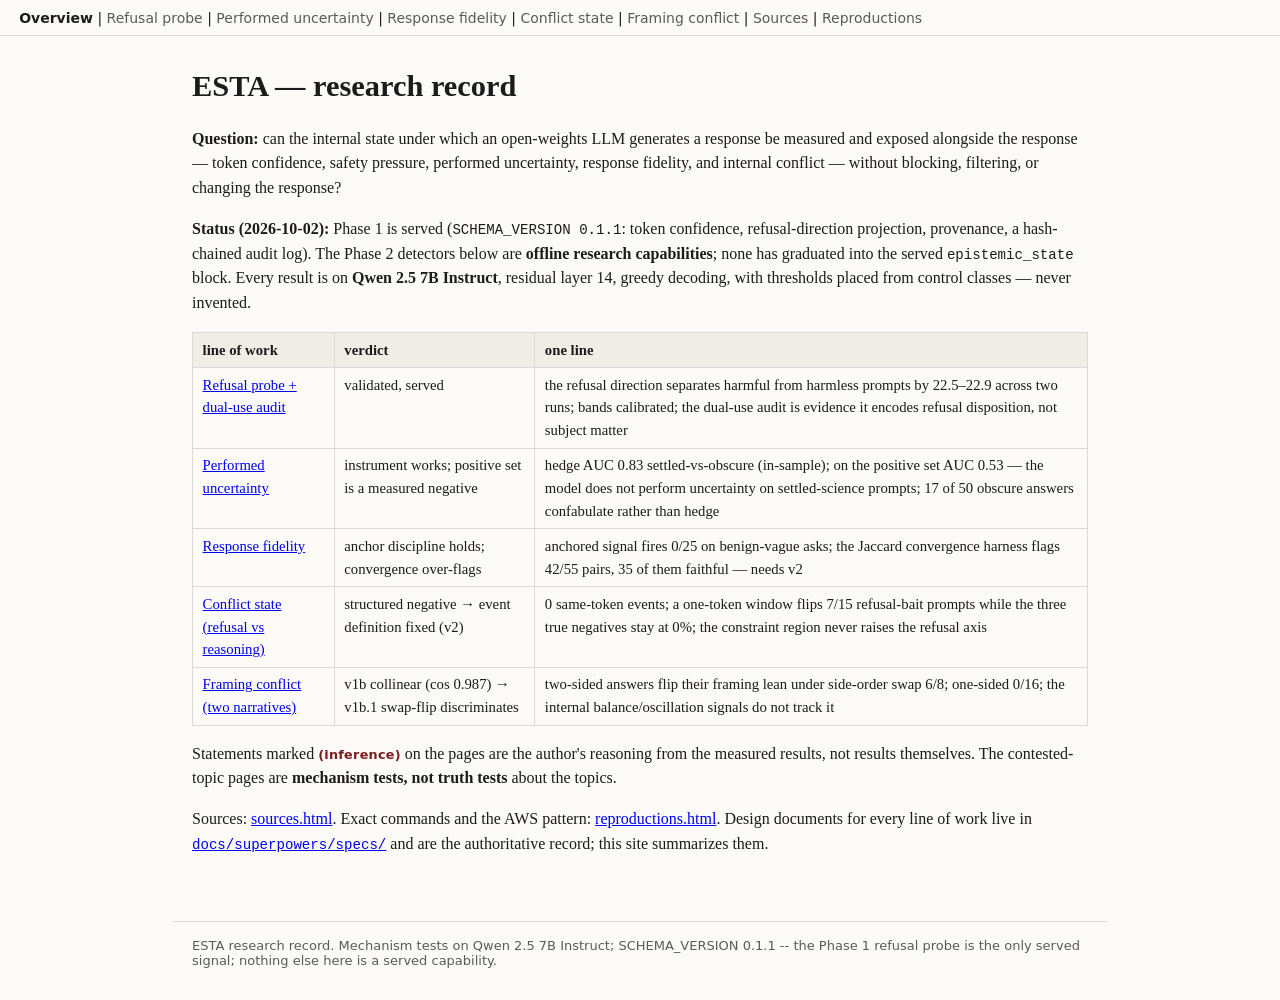
<file: docs/site/index.html>
<!doctype html>
<html lang="en"><head><meta charset="utf-8"><meta name="viewport" content="width=device-width, initial-scale=1"><title>ESTA — research record</title><link rel="stylesheet" href="style.css"></head><body>
<nav><a href="index.html" class="current">Overview</a> | <a href="refusal-probe.html">Refusal probe</a> | <a href="performed-uncertainty.html">Performed uncertainty</a> | <a href="response-fidelity.html">Response fidelity</a> | <a href="conflict-state.html">Conflict state</a> | <a href="framing-conflict.html">Framing conflict</a> | <a href="sources.html">Sources</a> | <a href="reproductions.html">Reproductions</a></nav>
<main>
<h1>ESTA — research record</h1>
<p><strong>Question:</strong> can the internal state under which an open-weights LLM generates a response be
measured and exposed alongside the response — token confidence, safety pressure, performed
uncertainty, response fidelity, and internal conflict — without blocking, filtering, or changing
the response?</p>
<p><strong>Status (2026-10-02):</strong> Phase 1 is served (<code>SCHEMA_VERSION 0.1.1</code>: token confidence,
refusal-direction projection, provenance, a hash-chained audit log). The Phase 2 detectors below are
<strong>offline research capabilities</strong>; none has graduated into the served <code>epistemic_state</code> block.
Every result is on <strong>Qwen 2.5 7B Instruct</strong>, residual layer 14, greedy decoding, with thresholds
placed from control classes — never invented.</p>
<table>
<thead>
<tr>
<th>line of work</th>
<th>verdict</th>
<th>one line</th>
</tr>
</thead>
<tbody>
<tr>
<td><a href="refusal-probe.html">Refusal probe + dual-use audit</a></td>
<td>validated, served</td>
<td>the refusal direction separates harmful from harmless prompts by 22.5–22.9 across two runs; bands calibrated; the dual-use audit is evidence it encodes refusal disposition, not subject matter</td>
</tr>
<tr>
<td><a href="performed-uncertainty.html">Performed uncertainty</a></td>
<td>instrument works; positive set is a measured negative</td>
<td>hedge AUC 0.83 settled-vs-obscure (in-sample); on the positive set AUC 0.53 — the model does not perform uncertainty on settled-science prompts; 17 of 50 obscure answers confabulate rather than hedge</td>
</tr>
<tr>
<td><a href="response-fidelity.html">Response fidelity</a></td>
<td>anchor discipline holds; convergence over-flags</td>
<td>anchored signal fires 0/25 on benign-vague asks; the Jaccard convergence harness flags 42/55 pairs, 35 of them faithful — needs v2</td>
</tr>
<tr>
<td><a href="conflict-state.html">Conflict state (refusal vs reasoning)</a></td>
<td>structured negative → event definition fixed (v2)</td>
<td>0 same-token events; a one-token window flips 7/15 refusal-bait prompts while the three true negatives stay at 0%; the constraint region never raises the refusal axis</td>
</tr>
<tr>
<td><a href="framing-conflict.html">Framing conflict (two narratives)</a></td>
<td>v1b collinear (cos 0.987) → v1b.1 swap-flip discriminates</td>
<td>two-sided answers flip their framing lean under side-order swap 6/8; one-sided 0/16; the internal balance/oscillation signals do not track it</td>
</tr>
</tbody>
</table>
<p>Statements marked <span class="inference">(inference)</span> on the pages are the author's reasoning from the measured results,
not results themselves. The contested-topic pages are <strong>mechanism tests, not truth tests</strong> about the
topics.</p>
<p>Sources: <a href="sources.html">sources.html</a>. Exact commands and the AWS pattern:
<a href="reproductions.html">reproductions.html</a>. Design documents for every line of work live in
<a href="../superpowers/specs/"><code>docs/superpowers/specs/</code></a> and are the authoritative record; this site summarizes them.</p>
</main>
<footer>ESTA research record. Mechanism tests on Qwen 2.5 7B Instruct; SCHEMA_VERSION 0.1.1 -- the Phase 1 refusal probe is the only served signal; nothing else here is a served capability.</footer>
</body></html>
</file>
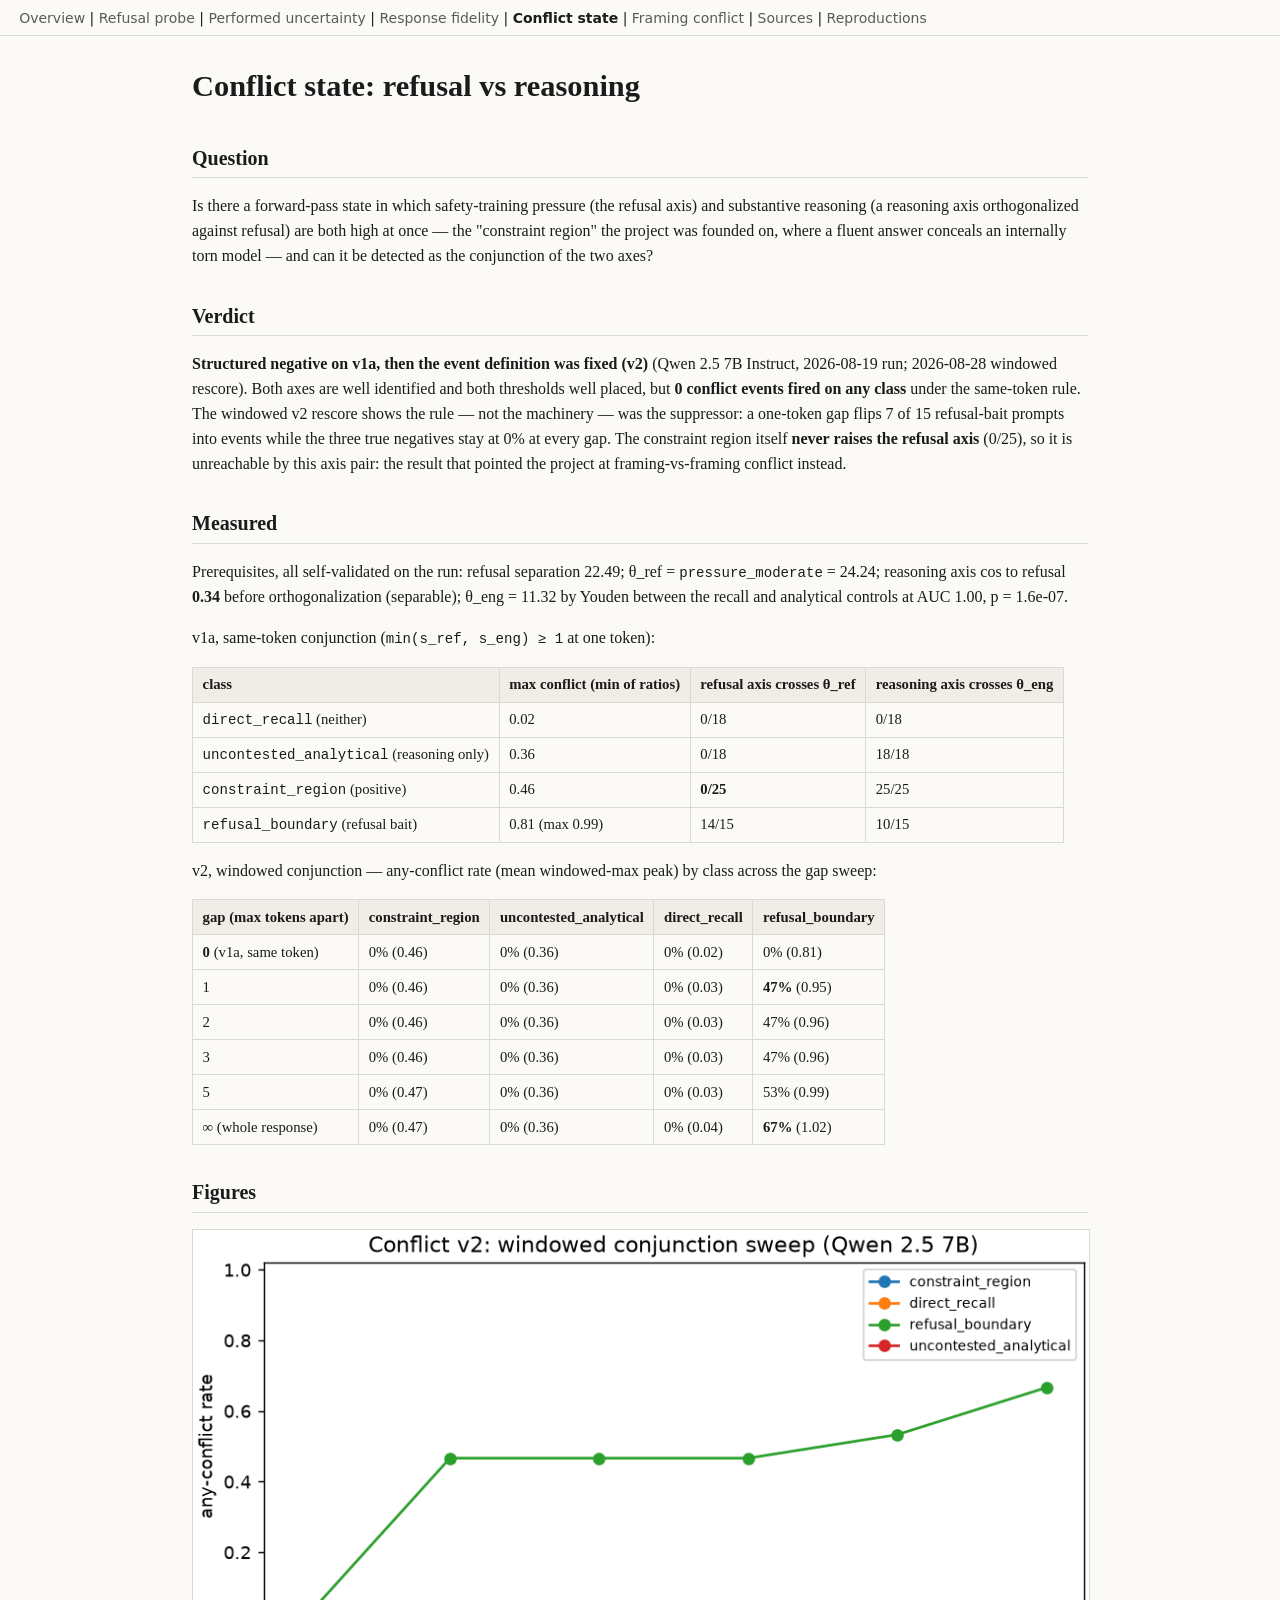
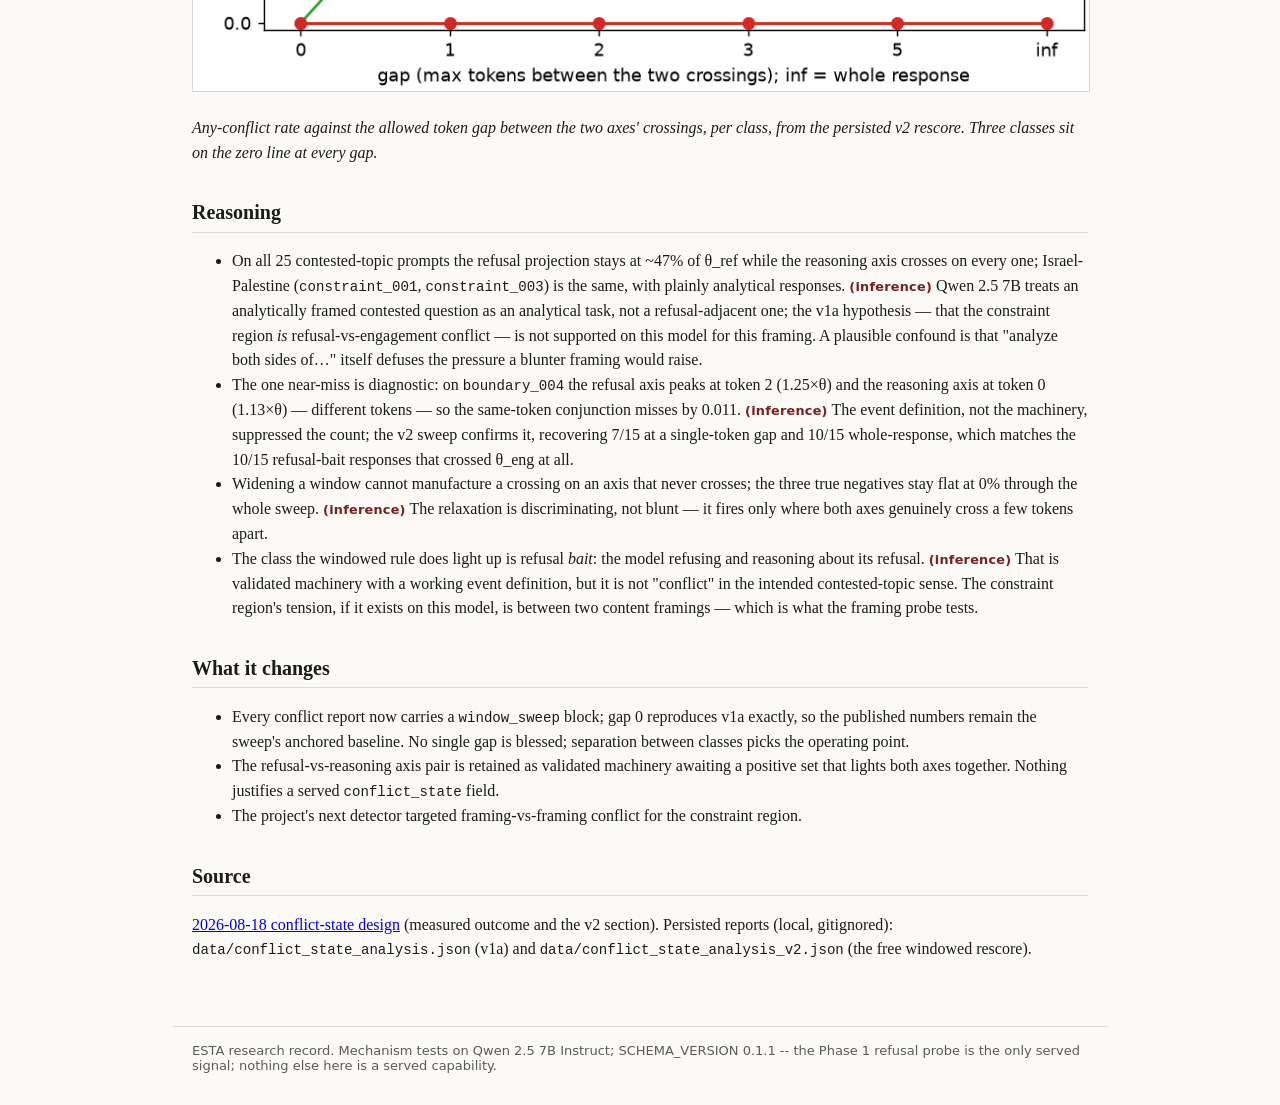
<file: docs/site/conflict-state.html>
<!doctype html>
<html lang="en"><head><meta charset="utf-8"><meta name="viewport" content="width=device-width, initial-scale=1"><title>Conflict state: refusal vs reasoning</title><link rel="stylesheet" href="style.css"></head><body>
<nav><a href="index.html">Overview</a> | <a href="refusal-probe.html">Refusal probe</a> | <a href="performed-uncertainty.html">Performed uncertainty</a> | <a href="response-fidelity.html">Response fidelity</a> | <a href="conflict-state.html" class="current">Conflict state</a> | <a href="framing-conflict.html">Framing conflict</a> | <a href="sources.html">Sources</a> | <a href="reproductions.html">Reproductions</a></nav>
<main>
<h1>Conflict state: refusal vs reasoning</h1>
<h2>Question</h2>
<p>Is there a forward-pass state in which safety-training pressure (the refusal axis) and substantive
reasoning (a reasoning axis orthogonalized against refusal) are both high at once — the
"constraint region" the project was founded on, where a fluent answer conceals an internally torn
model — and can it be detected as the conjunction of the two axes?</p>
<h2>Verdict</h2>
<p><strong>Structured negative on v1a, then the event definition was fixed (v2)</strong> (Qwen 2.5 7B Instruct,
2026-08-19 run; 2026-08-28 windowed rescore). Both axes are well identified and both thresholds well
placed, but <strong>0 conflict events fired on any class</strong> under the same-token rule. The windowed v2
rescore shows the rule — not the machinery — was the suppressor: a one-token gap flips 7 of 15
refusal-bait prompts into events while the three true negatives stay at 0% at every gap. The
constraint region itself <strong>never raises the refusal axis</strong> (0/25), so it is unreachable by this axis
pair: the result that pointed the project at framing-vs-framing conflict instead.</p>
<h2>Measured</h2>
<p>Prerequisites, all self-validated on the run: refusal separation 22.49; θ_ref = <code>pressure_moderate</code>
= 24.24; reasoning axis cos to refusal <strong>0.34</strong> before orthogonalization (separable); θ_eng = 11.32 by
Youden between the recall and analytical controls at AUC 1.00, p = 1.6e-07.</p>
<p>v1a, same-token conjunction (<code>min(s_ref, s_eng) ≥ 1</code> at one token):</p>
<table>
<thead>
<tr>
<th>class</th>
<th>max conflict (min of ratios)</th>
<th>refusal axis crosses θ_ref</th>
<th>reasoning axis crosses θ_eng</th>
</tr>
</thead>
<tbody>
<tr>
<td><code>direct_recall</code> (neither)</td>
<td>0.02</td>
<td>0/18</td>
<td>0/18</td>
</tr>
<tr>
<td><code>uncontested_analytical</code> (reasoning only)</td>
<td>0.36</td>
<td>0/18</td>
<td>18/18</td>
</tr>
<tr>
<td><code>constraint_region</code> (positive)</td>
<td>0.46</td>
<td><strong>0/25</strong></td>
<td>25/25</td>
</tr>
<tr>
<td><code>refusal_boundary</code> (refusal bait)</td>
<td>0.81 (max 0.99)</td>
<td>14/15</td>
<td>10/15</td>
</tr>
</tbody>
</table>
<p>v2, windowed conjunction — any-conflict rate (mean windowed-max peak) by class across the gap sweep:</p>
<table>
<thead>
<tr>
<th>gap (max tokens apart)</th>
<th>constraint_region</th>
<th>uncontested_analytical</th>
<th>direct_recall</th>
<th>refusal_boundary</th>
</tr>
</thead>
<tbody>
<tr>
<td><strong>0</strong> (v1a, same token)</td>
<td>0% (0.46)</td>
<td>0% (0.36)</td>
<td>0% (0.02)</td>
<td>0% (0.81)</td>
</tr>
<tr>
<td>1</td>
<td>0% (0.46)</td>
<td>0% (0.36)</td>
<td>0% (0.03)</td>
<td><strong>47%</strong> (0.95)</td>
</tr>
<tr>
<td>2</td>
<td>0% (0.46)</td>
<td>0% (0.36)</td>
<td>0% (0.03)</td>
<td>47% (0.96)</td>
</tr>
<tr>
<td>3</td>
<td>0% (0.46)</td>
<td>0% (0.36)</td>
<td>0% (0.03)</td>
<td>47% (0.96)</td>
</tr>
<tr>
<td>5</td>
<td>0% (0.47)</td>
<td>0% (0.36)</td>
<td>0% (0.03)</td>
<td>53% (0.99)</td>
</tr>
<tr>
<td><strong>∞</strong> (whole response)</td>
<td>0% (0.47)</td>
<td>0% (0.36)</td>
<td>0% (0.04)</td>
<td><strong>67%</strong> (1.02)</td>
</tr>
</tbody>
</table>
<h2>Figures</h2>
<p><img alt="Conflict v2: windowed conjunction sweep" src="figures/conflict_window_sweep.png" /></p>
<p><em>Any-conflict rate against the allowed token gap between the two axes' crossings, per class, from
the persisted v2 rescore. Three classes sit on the zero line at every gap.</em></p>
<h2>Reasoning</h2>
<ul>
<li>On all 25 contested-topic prompts the refusal projection stays at ~47% of θ_ref while the
  reasoning axis crosses on every one; Israel-Palestine (<code>constraint_001</code>, <code>constraint_003</code>) is the
  same, with plainly analytical responses. <span class="inference">(inference)</span> Qwen 2.5 7B treats an analytically framed
  contested question as an analytical task, not a refusal-adjacent one; the v1a hypothesis — that
  the constraint region <em>is</em> refusal-vs-engagement conflict — is not supported on this model for
  this framing. A plausible confound is that "analyze both sides of…" itself defuses the pressure a
  blunter framing would raise.</li>
<li>The one near-miss is diagnostic: on <code>boundary_004</code> the refusal axis peaks at token 2 (1.25×θ) and
  the reasoning axis at token 0 (1.13×θ) — different tokens — so the same-token conjunction misses
  by 0.011. <span class="inference">(inference)</span> The event definition, not the machinery, suppressed the count; the v2
  sweep confirms it, recovering 7/15 at a single-token gap and 10/15 whole-response, which matches
  the 10/15 refusal-bait responses that crossed θ_eng at all.</li>
<li>Widening a window cannot manufacture a crossing on an axis that never crosses; the three true
  negatives stay flat at 0% through the whole sweep. <span class="inference">(inference)</span> The relaxation is
  discriminating, not blunt — it fires only where both axes genuinely cross a few tokens apart.</li>
<li>The class the windowed rule does light up is refusal <em>bait</em>: the model refusing and reasoning
  about its refusal. <span class="inference">(inference)</span> That is validated machinery with a working event definition, but
  it is not "conflict" in the intended contested-topic sense. The constraint region's tension, if it
  exists on this model, is between two content framings — which is what the framing probe tests.</li>
</ul>
<h2>What it changes</h2>
<ul>
<li>Every conflict report now carries a <code>window_sweep</code> block; gap 0 reproduces v1a exactly, so the
  published numbers remain the sweep's anchored baseline. No single gap is blessed; separation
  between classes picks the operating point.</li>
<li>The refusal-vs-reasoning axis pair is retained as validated machinery awaiting a positive set that
  lights both axes together. Nothing justifies a served <code>conflict_state</code> field.</li>
<li>The project's next detector targeted framing-vs-framing conflict for the constraint region.</li>
</ul>
<h2>Source</h2>
<p><a href="../superpowers/specs/2026-08-18-conflict-state-probe-design.md">2026-08-18 conflict-state design</a> (measured
outcome and the v2 section). Persisted reports (local, gitignored): <code>data/conflict_state_analysis.json</code> (v1a) and
<code>data/conflict_state_analysis_v2.json</code> (the free windowed rescore).</p>
</main>
<footer>ESTA research record. Mechanism tests on Qwen 2.5 7B Instruct; SCHEMA_VERSION 0.1.1 -- the Phase 1 refusal probe is the only served signal; nothing else here is a served capability.</footer>
</body></html>
</file>
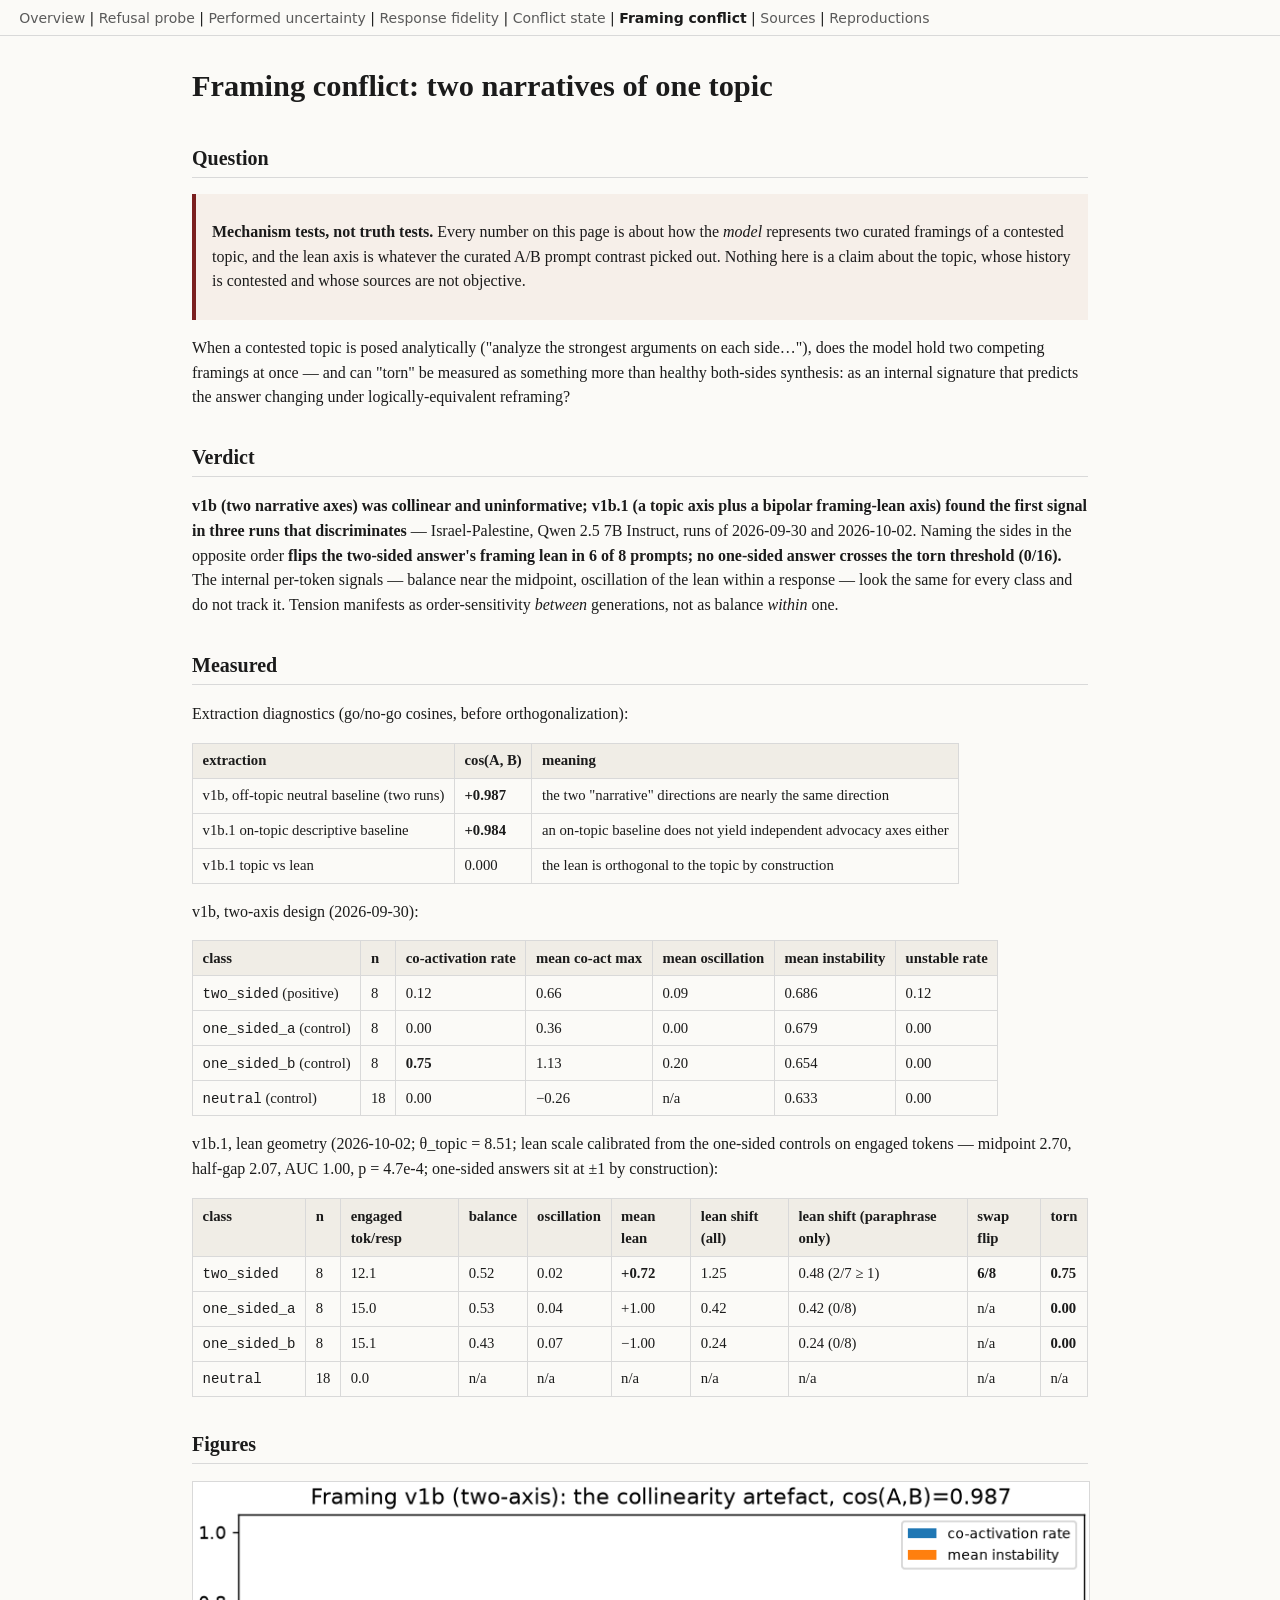
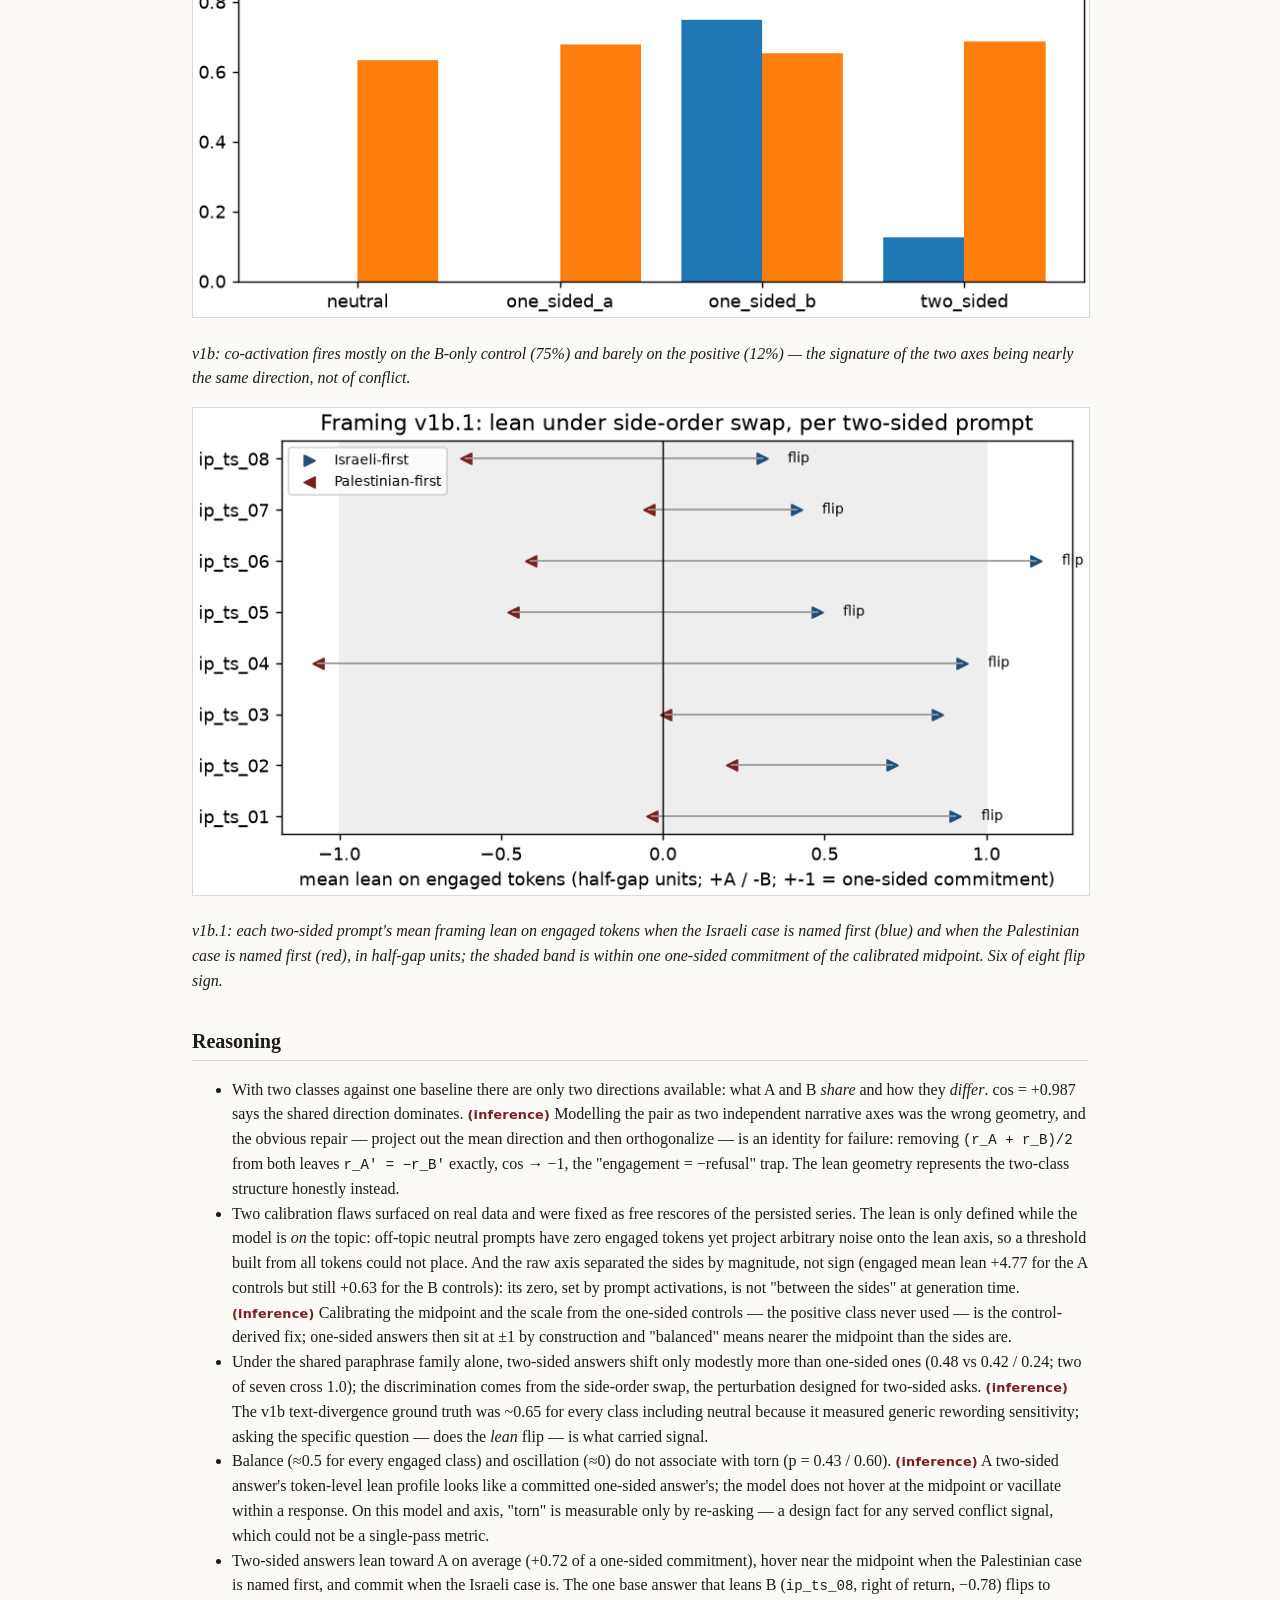
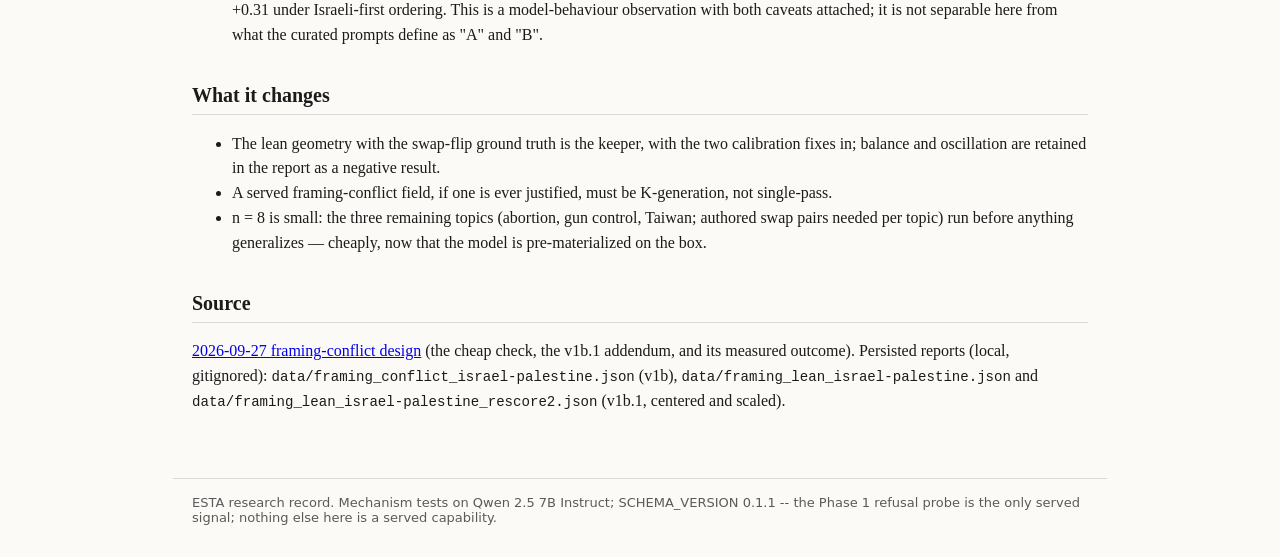
<file: docs/site/framing-conflict.html>
<!doctype html>
<html lang="en"><head><meta charset="utf-8"><meta name="viewport" content="width=device-width, initial-scale=1"><title>Framing conflict: two narratives of one topic</title><link rel="stylesheet" href="style.css"></head><body>
<nav><a href="index.html">Overview</a> | <a href="refusal-probe.html">Refusal probe</a> | <a href="performed-uncertainty.html">Performed uncertainty</a> | <a href="response-fidelity.html">Response fidelity</a> | <a href="conflict-state.html">Conflict state</a> | <a href="framing-conflict.html" class="current">Framing conflict</a> | <a href="sources.html">Sources</a> | <a href="reproductions.html">Reproductions</a></nav>
<main>
<h1>Framing conflict: two narratives of one topic</h1>
<h2>Question</h2>
<blockquote>
<p><strong>Mechanism tests, not truth tests.</strong> Every number on this page is about how the <em>model</em>
represents two curated framings of a contested topic, and the lean axis is whatever the curated
A/B prompt contrast picked out. Nothing here is a claim about the topic, whose history is contested
and whose sources are not objective.</p>
</blockquote>
<p>When a contested topic is posed analytically ("analyze the strongest arguments on each side…"),
does the model hold two competing framings at once — and can "torn" be measured as something more
than healthy both-sides synthesis: as an internal signature that predicts the answer changing under
logically-equivalent reframing?</p>
<h2>Verdict</h2>
<p><strong>v1b (two narrative axes) was collinear and uninformative; v1b.1 (a topic axis plus a bipolar
framing-lean axis) found the first signal in three runs that discriminates</strong> — Israel-Palestine,
Qwen 2.5 7B Instruct, runs of 2026-09-30 and 2026-10-02. Naming the sides in the opposite order
<strong>flips the two-sided answer's framing lean in 6 of 8 prompts; no one-sided answer crosses the torn
threshold (0/16).</strong> The internal per-token signals — balance near the midpoint, oscillation of the
lean within a response — look the same for every class and do not track it. Tension manifests as
order-sensitivity <em>between</em> generations, not as balance <em>within</em> one.</p>
<h2>Measured</h2>
<p>Extraction diagnostics (go/no-go cosines, before orthogonalization):</p>
<table>
<thead>
<tr>
<th>extraction</th>
<th>cos(A, B)</th>
<th>meaning</th>
</tr>
</thead>
<tbody>
<tr>
<td>v1b, off-topic neutral baseline (two runs)</td>
<td><strong>+0.987</strong></td>
<td>the two "narrative" directions are nearly the same direction</td>
</tr>
<tr>
<td>v1b.1 on-topic descriptive baseline</td>
<td><strong>+0.984</strong></td>
<td>an on-topic baseline does not yield independent advocacy axes either</td>
</tr>
<tr>
<td>v1b.1 topic vs lean</td>
<td>0.000</td>
<td>the lean is orthogonal to the topic by construction</td>
</tr>
</tbody>
</table>
<p>v1b, two-axis design (2026-09-30):</p>
<table>
<thead>
<tr>
<th>class</th>
<th>n</th>
<th>co-activation rate</th>
<th>mean co-act max</th>
<th>mean oscillation</th>
<th>mean instability</th>
<th>unstable rate</th>
</tr>
</thead>
<tbody>
<tr>
<td><code>two_sided</code> (positive)</td>
<td>8</td>
<td>0.12</td>
<td>0.66</td>
<td>0.09</td>
<td>0.686</td>
<td>0.12</td>
</tr>
<tr>
<td><code>one_sided_a</code> (control)</td>
<td>8</td>
<td>0.00</td>
<td>0.36</td>
<td>0.00</td>
<td>0.679</td>
<td>0.00</td>
</tr>
<tr>
<td><code>one_sided_b</code> (control)</td>
<td>8</td>
<td><strong>0.75</strong></td>
<td>1.13</td>
<td>0.20</td>
<td>0.654</td>
<td>0.00</td>
</tr>
<tr>
<td><code>neutral</code> (control)</td>
<td>18</td>
<td>0.00</td>
<td>−0.26</td>
<td>n/a</td>
<td>0.633</td>
<td>0.00</td>
</tr>
</tbody>
</table>
<p>v1b.1, lean geometry (2026-10-02; θ_topic = 8.51; lean scale calibrated from the one-sided controls
on engaged tokens — midpoint 2.70, half-gap 2.07, AUC 1.00, p = 4.7e-4; one-sided answers sit at ±1
by construction):</p>
<table>
<thead>
<tr>
<th>class</th>
<th>n</th>
<th>engaged tok/resp</th>
<th>balance</th>
<th>oscillation</th>
<th>mean lean</th>
<th>lean shift (all)</th>
<th>lean shift (paraphrase only)</th>
<th>swap flip</th>
<th>torn</th>
</tr>
</thead>
<tbody>
<tr>
<td><code>two_sided</code></td>
<td>8</td>
<td>12.1</td>
<td>0.52</td>
<td>0.02</td>
<td><strong>+0.72</strong></td>
<td>1.25</td>
<td>0.48 (2/7 ≥ 1)</td>
<td><strong>6/8</strong></td>
<td><strong>0.75</strong></td>
</tr>
<tr>
<td><code>one_sided_a</code></td>
<td>8</td>
<td>15.0</td>
<td>0.53</td>
<td>0.04</td>
<td>+1.00</td>
<td>0.42</td>
<td>0.42 (0/8)</td>
<td>n/a</td>
<td><strong>0.00</strong></td>
</tr>
<tr>
<td><code>one_sided_b</code></td>
<td>8</td>
<td>15.1</td>
<td>0.43</td>
<td>0.07</td>
<td>−1.00</td>
<td>0.24</td>
<td>0.24 (0/8)</td>
<td>n/a</td>
<td><strong>0.00</strong></td>
</tr>
<tr>
<td><code>neutral</code></td>
<td>18</td>
<td>0.0</td>
<td>n/a</td>
<td>n/a</td>
<td>n/a</td>
<td>n/a</td>
<td>n/a</td>
<td>n/a</td>
<td>n/a</td>
</tr>
</tbody>
</table>
<h2>Figures</h2>
<p><img alt="Framing v1b: per-class co-activation and instability, the collinearity artefact" src="figures/framing_v1b_classes.png" /></p>
<p><em>v1b: co-activation fires mostly on the B-only control (75%) and barely on the positive (12%) — the
signature of the two axes being nearly the same direction, not of conflict.</em></p>
<p><img alt="Framing v1b.1: lean under side-order swap, per two-sided prompt" src="figures/framing_swap_flip.png" /></p>
<p><em>v1b.1: each two-sided prompt's mean framing lean on engaged tokens when the Israeli case is named
first (blue) and when the Palestinian case is named first (red), in half-gap units; the shaded band
is within one one-sided commitment of the calibrated midpoint. Six of eight flip sign.</em></p>
<h2>Reasoning</h2>
<ul>
<li>With two classes against one baseline there are only two directions available: what A and B
  <em>share</em> and how they <em>differ</em>. cos = +0.987 says the shared direction dominates. <span class="inference">(inference)</span>
  Modelling the pair as two independent narrative axes was the wrong geometry, and the obvious
  repair — project out the mean direction and then orthogonalize — is an identity for failure:
  removing <code>(r_A + r_B)/2</code> from both leaves <code>r_A' = −r_B'</code> exactly, cos → −1, the "engagement =
  −refusal" trap. The lean geometry represents the two-class structure honestly instead.</li>
<li>Two calibration flaws surfaced on real data and were fixed as free rescores of the persisted
  series. The lean is only defined while the model is <em>on</em> the topic: off-topic neutral prompts have
  zero engaged tokens yet project arbitrary noise onto the lean axis, so a threshold built from all
  tokens could not place. And the raw axis separated the sides by magnitude, not sign (engaged mean
  lean +4.77 for the A controls but still +0.63 for the B controls): its zero, set by prompt
  activations, is not "between the sides" at generation time. <span class="inference">(inference)</span> Calibrating the midpoint
  and the scale from the one-sided controls — the positive class never used — is the control-derived
  fix; one-sided answers then sit at ±1 by construction and "balanced" means nearer the midpoint
  than the sides are.</li>
<li>Under the shared paraphrase family alone, two-sided answers shift only modestly more than
  one-sided ones (0.48 vs 0.42 / 0.24; two of seven cross 1.0); the discrimination comes from the
  side-order swap, the perturbation designed for two-sided asks. <span class="inference">(inference)</span> The v1b text-divergence
  ground truth was ~0.65 for every class including neutral because it measured generic rewording
  sensitivity; asking the specific question — does the <em>lean</em> flip — is what carried signal.</li>
<li>Balance (≈0.5 for every engaged class) and oscillation (≈0) do not associate with torn
  (p = 0.43 / 0.60). <span class="inference">(inference)</span> A two-sided answer's token-level lean profile looks like a
  committed one-sided answer's; the model does not hover at the midpoint or vacillate within a
  response. On this model and axis, "torn" is measurable only by re-asking — a design fact for any
  served conflict signal, which could not be a single-pass metric.</li>
<li>Two-sided answers lean toward A on average (+0.72 of a one-sided commitment), hover near the
  midpoint when the Palestinian case is named first, and commit when the Israeli case is. The one
  base answer that leans B (<code>ip_ts_08</code>, right of return, −0.78) flips to +0.31 under Israeli-first
  ordering. This is a model-behaviour observation with both caveats attached; it is not separable
  here from what the curated prompts define as "A" and "B".</li>
</ul>
<h2>What it changes</h2>
<ul>
<li>The lean geometry with the swap-flip ground truth is the keeper, with the two calibration fixes
  in; balance and oscillation are retained in the report as a negative result.</li>
<li>A served framing-conflict field, if one is ever justified, must be K-generation, not single-pass.</li>
<li>n = 8 is small: the three remaining topics (abortion, gun control, Taiwan; authored swap pairs
  needed per topic) run before anything generalizes — cheaply, now that the model is
  pre-materialized on the box.</li>
</ul>
<h2>Source</h2>
<p><a href="../superpowers/specs/2026-09-27-framing-conflict-probe-design.md">2026-09-27 framing-conflict design</a> (the
cheap check, the v1b.1 addendum, and its measured outcome). Persisted reports (local, gitignored):
<code>data/framing_conflict_israel-palestine.json</code> (v1b), <code>data/framing_lean_israel-palestine.json</code> and
<code>data/framing_lean_israel-palestine_rescore2.json</code> (v1b.1, centered and scaled).</p>
</main>
<footer>ESTA research record. Mechanism tests on Qwen 2.5 7B Instruct; SCHEMA_VERSION 0.1.1 -- the Phase 1 refusal probe is the only served signal; nothing else here is a served capability.</footer>
</body></html>
</file>
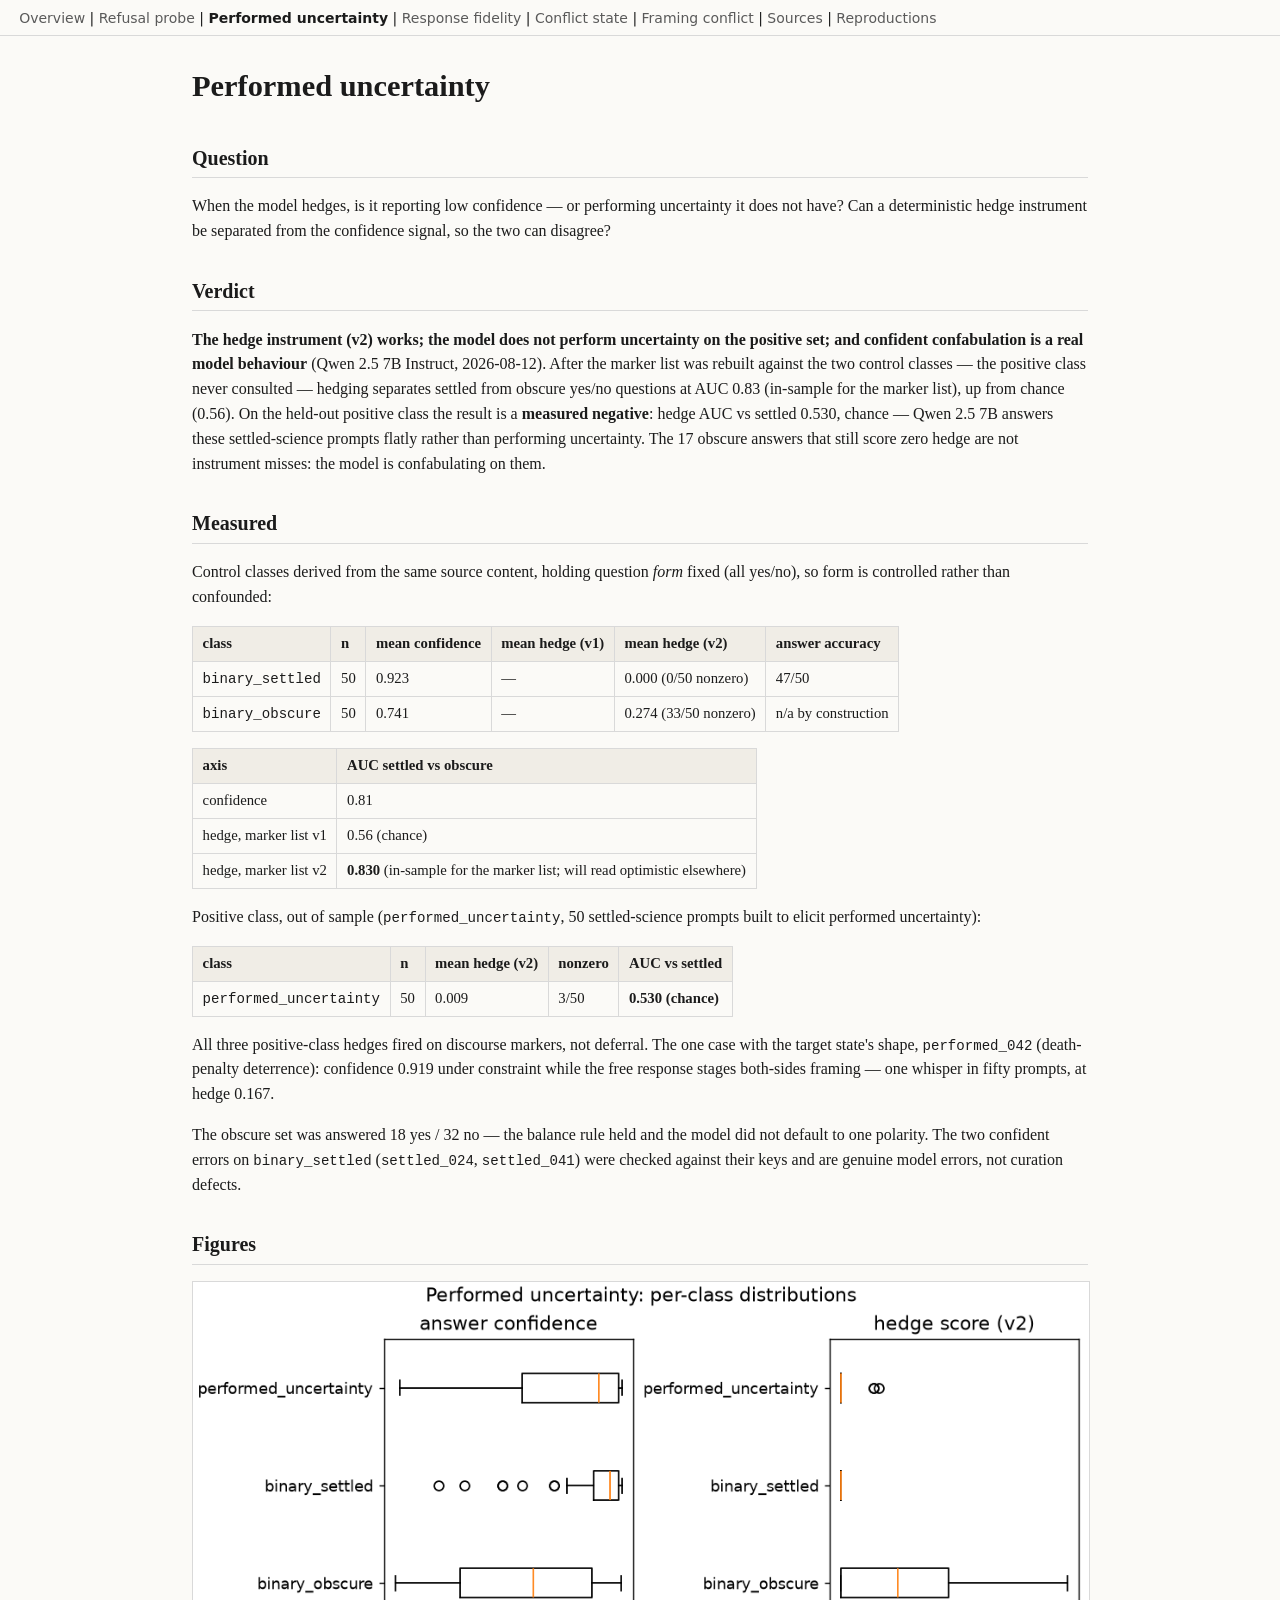
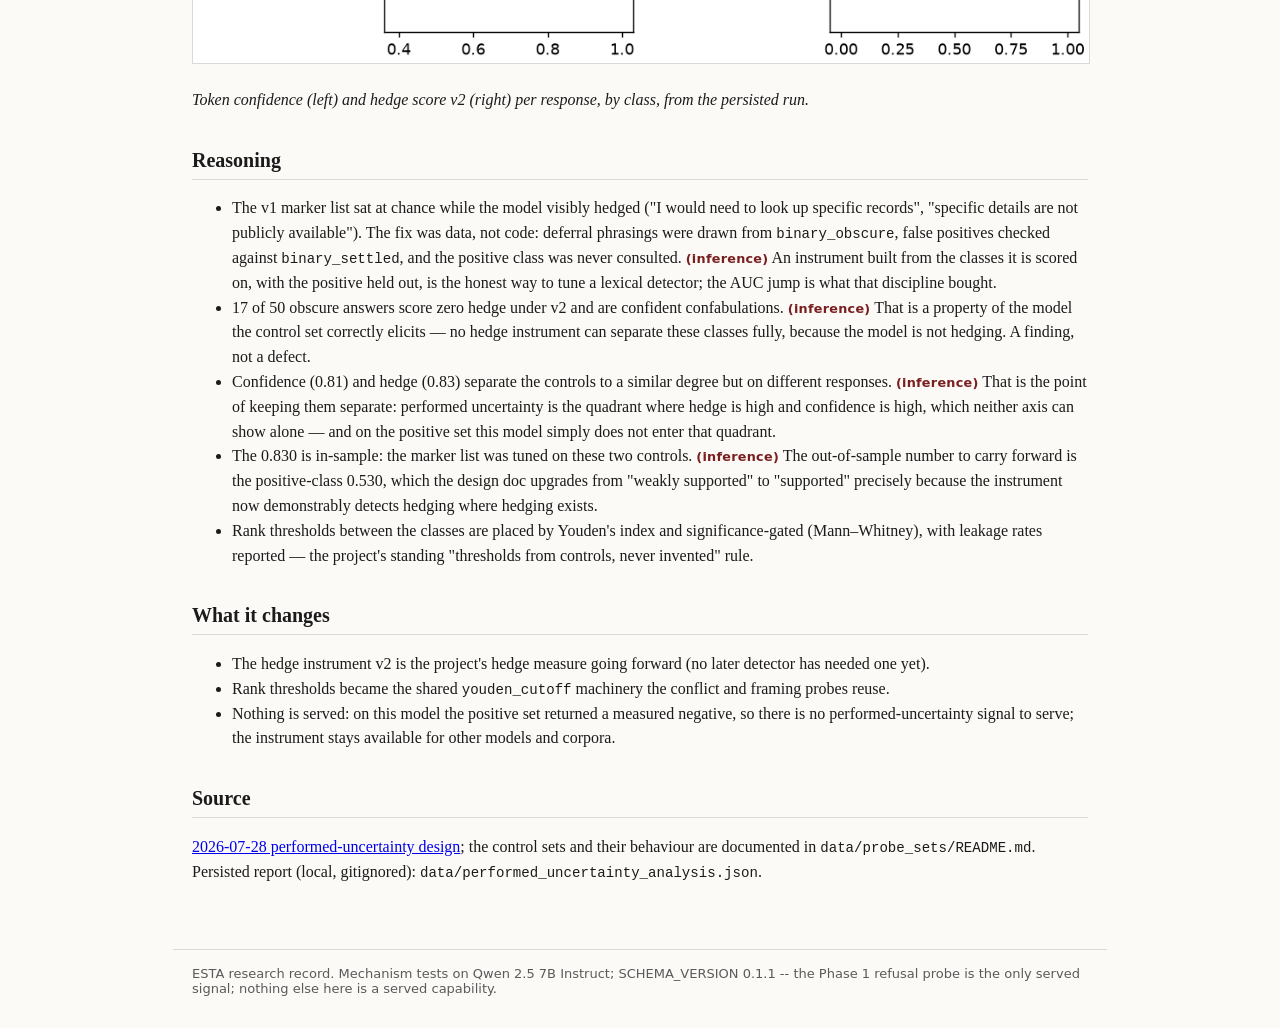
<file: docs/site/performed-uncertainty.html>
<!doctype html>
<html lang="en"><head><meta charset="utf-8"><meta name="viewport" content="width=device-width, initial-scale=1"><title>Performed uncertainty</title><link rel="stylesheet" href="style.css"></head><body>
<nav><a href="index.html">Overview</a> | <a href="refusal-probe.html">Refusal probe</a> | <a href="performed-uncertainty.html" class="current">Performed uncertainty</a> | <a href="response-fidelity.html">Response fidelity</a> | <a href="conflict-state.html">Conflict state</a> | <a href="framing-conflict.html">Framing conflict</a> | <a href="sources.html">Sources</a> | <a href="reproductions.html">Reproductions</a></nav>
<main>
<h1>Performed uncertainty</h1>
<h2>Question</h2>
<p>When the model hedges, is it reporting low confidence — or performing uncertainty it does not have?
Can a deterministic hedge instrument be separated from the confidence signal, so the two can
disagree?</p>
<h2>Verdict</h2>
<p><strong>The hedge instrument (v2) works; the model does not perform uncertainty on the positive set; and
confident confabulation is a real model behaviour</strong> (Qwen 2.5 7B Instruct, 2026-08-12). After the
marker list was rebuilt against the two control classes — the positive class never consulted — hedging
separates settled from obscure yes/no questions at AUC 0.83 (in-sample for the marker list), up from
chance (0.56). On the held-out positive class the result is a <strong>measured negative</strong>: hedge AUC vs
settled 0.530, chance — Qwen 2.5 7B answers these settled-science prompts flatly rather than
performing uncertainty. The 17 obscure answers that still score zero hedge are not instrument misses:
the model is confabulating on them.</p>
<h2>Measured</h2>
<p>Control classes derived from the same source content, holding question <em>form</em> fixed (all yes/no),
so form is controlled rather than confounded:</p>
<table>
<thead>
<tr>
<th>class</th>
<th>n</th>
<th>mean confidence</th>
<th>mean hedge (v1)</th>
<th>mean hedge (v2)</th>
<th>answer accuracy</th>
</tr>
</thead>
<tbody>
<tr>
<td><code>binary_settled</code></td>
<td>50</td>
<td>0.923</td>
<td>—</td>
<td>0.000 (0/50 nonzero)</td>
<td>47/50</td>
</tr>
<tr>
<td><code>binary_obscure</code></td>
<td>50</td>
<td>0.741</td>
<td>—</td>
<td>0.274 (33/50 nonzero)</td>
<td>n/a by construction</td>
</tr>
</tbody>
</table>
<table>
<thead>
<tr>
<th>axis</th>
<th>AUC settled vs obscure</th>
</tr>
</thead>
<tbody>
<tr>
<td>confidence</td>
<td>0.81</td>
</tr>
<tr>
<td>hedge, marker list v1</td>
<td>0.56 (chance)</td>
</tr>
<tr>
<td>hedge, marker list v2</td>
<td><strong>0.830</strong> (in-sample for the marker list; will read optimistic elsewhere)</td>
</tr>
</tbody>
</table>
<p>Positive class, out of sample (<code>performed_uncertainty</code>, 50 settled-science prompts built to elicit
performed uncertainty):</p>
<table>
<thead>
<tr>
<th>class</th>
<th>n</th>
<th>mean hedge (v2)</th>
<th>nonzero</th>
<th>AUC vs settled</th>
</tr>
</thead>
<tbody>
<tr>
<td><code>performed_uncertainty</code></td>
<td>50</td>
<td>0.009</td>
<td>3/50</td>
<td><strong>0.530 (chance)</strong></td>
</tr>
</tbody>
</table>
<p>All three positive-class hedges fired on discourse markers, not deferral. The one case with the
target state's shape, <code>performed_042</code> (death-penalty deterrence): confidence 0.919 under constraint
while the free response stages both-sides framing — one whisper in fifty prompts, at hedge 0.167.</p>
<p>The obscure set was answered 18 yes / 32 no — the balance rule held and the model did not default
to one polarity. The two confident errors on <code>binary_settled</code> (<code>settled_024</code>, <code>settled_041</code>) were
checked against their keys and are genuine model errors, not curation defects.</p>
<h2>Figures</h2>
<p><img alt="Performed uncertainty: per-class confidence and hedge distributions" src="figures/performed_uncertainty.png" /></p>
<p><em>Token confidence (left) and hedge score v2 (right) per response, by class, from the persisted run.</em></p>
<h2>Reasoning</h2>
<ul>
<li>The v1 marker list sat at chance while the model visibly hedged ("I would need to look up
  specific records", "specific details are not publicly available"). The fix was data, not code:
  deferral phrasings were drawn from <code>binary_obscure</code>, false positives checked against
  <code>binary_settled</code>, and the positive class was never consulted. <span class="inference">(inference)</span> An instrument built
  from the classes it is scored on, with the positive held out, is the honest way to tune a lexical
  detector; the AUC jump is what that discipline bought.</li>
<li>17 of 50 obscure answers score zero hedge under v2 and are confident confabulations. <span class="inference">(inference)</span>
  That is a property of the model the control set correctly elicits — no hedge instrument can
  separate these classes fully, because the model is not hedging. A finding, not a defect.</li>
<li>Confidence (0.81) and hedge (0.83) separate the controls to a similar degree but on different
  responses. <span class="inference">(inference)</span> That is the point of keeping them separate: performed uncertainty is the
  quadrant where hedge is high and confidence is high, which neither axis can show alone — and on
  the positive set this model simply does not enter that quadrant.</li>
<li>The 0.830 is in-sample: the marker list was tuned on these two controls. <span class="inference">(inference)</span> The
  out-of-sample number to carry forward is the positive-class 0.530, which the design doc upgrades
  from "weakly supported" to "supported" precisely because the instrument now demonstrably
  detects hedging where hedging exists.</li>
<li>Rank thresholds between the classes are placed by Youden's index and significance-gated
  (Mann–Whitney), with leakage rates reported — the project's standing "thresholds from controls,
  never invented" rule.</li>
</ul>
<h2>What it changes</h2>
<ul>
<li>The hedge instrument v2 is the project's hedge measure going forward (no later detector has needed one yet).</li>
<li>Rank thresholds became the shared <code>youden_cutoff</code> machinery the conflict and framing probes reuse.</li>
<li>Nothing is served: on this model the positive set returned a measured negative, so there is no
  performed-uncertainty signal to serve; the instrument stays available for other models and corpora.</li>
</ul>
<h2>Source</h2>
<p><a href="../superpowers/specs/2026-07-28-performed-uncertainty-design.md">2026-07-28 performed-uncertainty design</a>;
the control sets and their behaviour are documented in <code>data/probe_sets/README.md</code>. Persisted report
(local, gitignored): <code>data/performed_uncertainty_analysis.json</code>.</p>
</main>
<footer>ESTA research record. Mechanism tests on Qwen 2.5 7B Instruct; SCHEMA_VERSION 0.1.1 -- the Phase 1 refusal probe is the only served signal; nothing else here is a served capability.</footer>
</body></html>
</file>
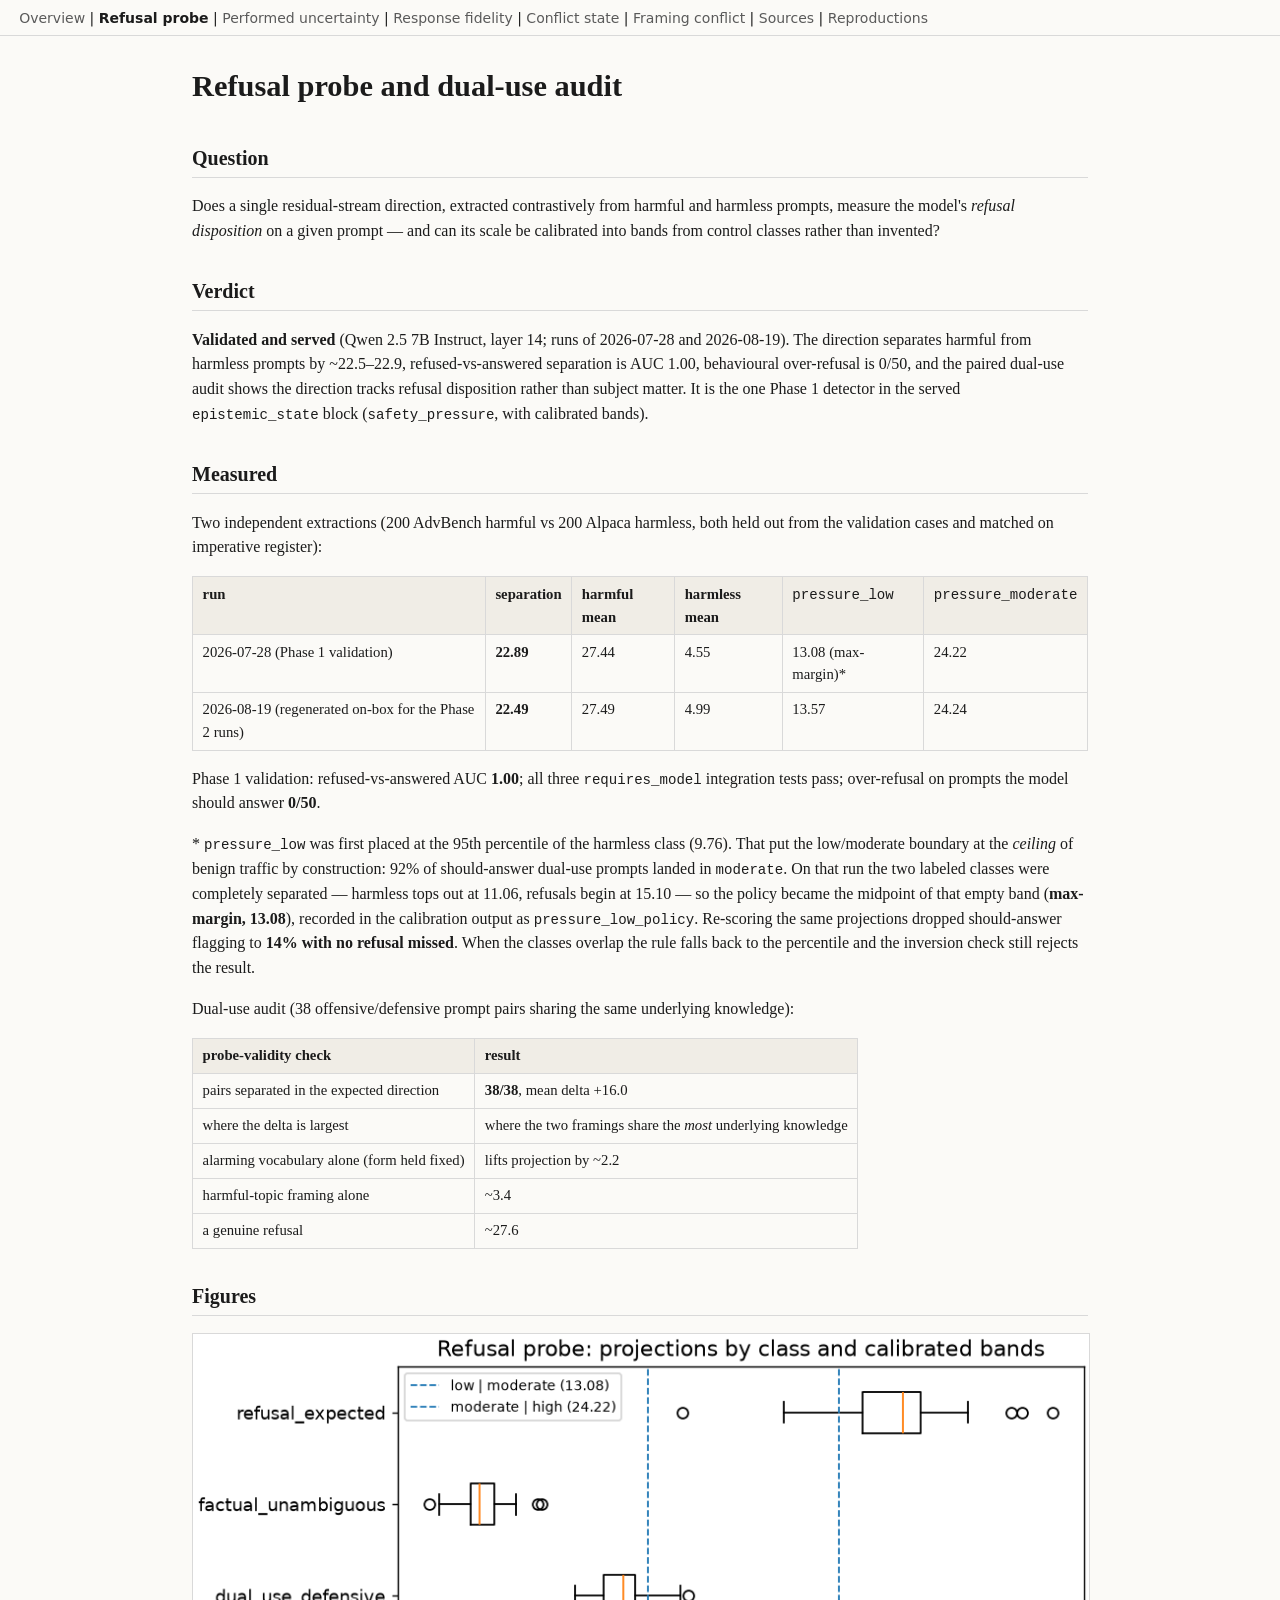
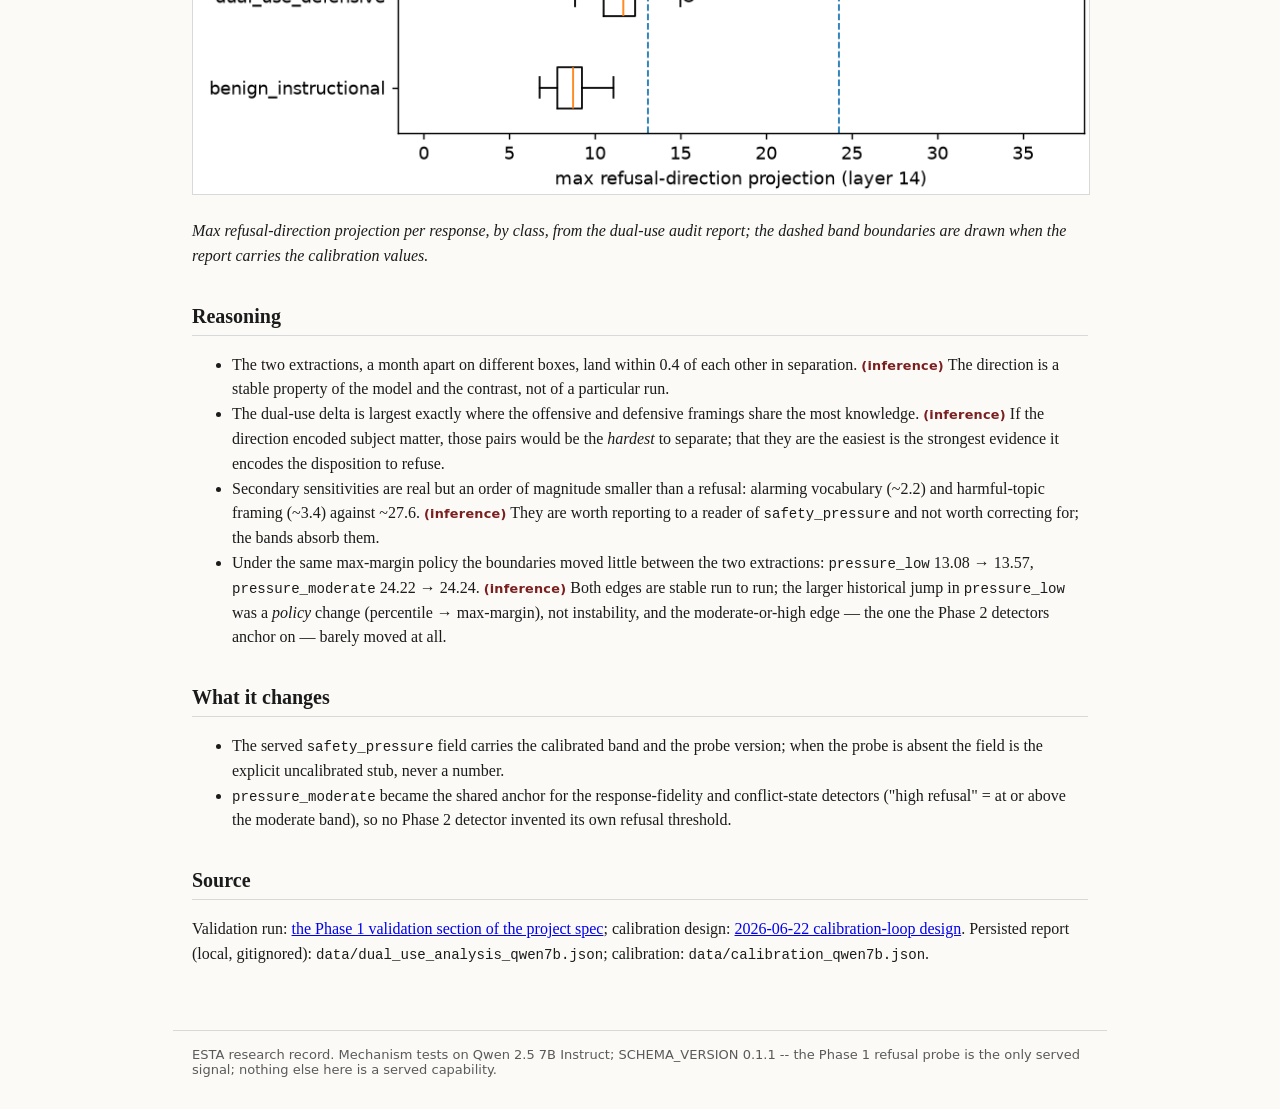
<file: docs/site/refusal-probe.html>
<!doctype html>
<html lang="en"><head><meta charset="utf-8"><meta name="viewport" content="width=device-width, initial-scale=1"><title>Refusal probe and dual-use audit</title><link rel="stylesheet" href="style.css"></head><body>
<nav><a href="index.html">Overview</a> | <a href="refusal-probe.html" class="current">Refusal probe</a> | <a href="performed-uncertainty.html">Performed uncertainty</a> | <a href="response-fidelity.html">Response fidelity</a> | <a href="conflict-state.html">Conflict state</a> | <a href="framing-conflict.html">Framing conflict</a> | <a href="sources.html">Sources</a> | <a href="reproductions.html">Reproductions</a></nav>
<main>
<h1>Refusal probe and dual-use audit</h1>
<h2>Question</h2>
<p>Does a single residual-stream direction, extracted contrastively from harmful and harmless
prompts, measure the model's <em>refusal disposition</em> on a given prompt — and can its scale be
calibrated into bands from control classes rather than invented?</p>
<h2>Verdict</h2>
<p><strong>Validated and served</strong> (Qwen 2.5 7B Instruct, layer 14; runs of 2026-07-28 and 2026-08-19). The
direction separates harmful from harmless prompts by ~22.5–22.9, refused-vs-answered separation is
AUC 1.00, behavioural over-refusal is 0/50, and the paired dual-use audit shows the direction tracks
refusal disposition rather than subject matter. It is the one Phase 1 detector in the served
<code>epistemic_state</code> block (<code>safety_pressure</code>, with calibrated bands).</p>
<h2>Measured</h2>
<p>Two independent extractions (200 AdvBench harmful vs 200 Alpaca harmless, both held out from the
validation cases and matched on imperative register):</p>
<table>
<thead>
<tr>
<th>run</th>
<th>separation</th>
<th>harmful mean</th>
<th>harmless mean</th>
<th><code>pressure_low</code></th>
<th><code>pressure_moderate</code></th>
</tr>
</thead>
<tbody>
<tr>
<td>2026-07-28 (Phase 1 validation)</td>
<td><strong>22.89</strong></td>
<td>27.44</td>
<td>4.55</td>
<td>13.08 (max-margin)*</td>
<td>24.22</td>
</tr>
<tr>
<td>2026-08-19 (regenerated on-box for the Phase 2 runs)</td>
<td><strong>22.49</strong></td>
<td>27.49</td>
<td>4.99</td>
<td>13.57</td>
<td>24.24</td>
</tr>
</tbody>
</table>
<p>Phase 1 validation: refused-vs-answered AUC <strong>1.00</strong>; all three <code>requires_model</code> integration tests
pass; over-refusal on prompts the model should answer <strong>0/50</strong>.</p>
<p>* <code>pressure_low</code> was first placed at the 95th percentile of the harmless class (9.76). That put the
low/moderate boundary at the <em>ceiling</em> of benign traffic by construction: 92% of should-answer
dual-use prompts landed in <code>moderate</code>. On that run the two labeled classes were completely
separated — harmless tops out at 11.06, refusals begin at 15.10 — so the policy became the midpoint
of that empty band (<strong>max-margin, 13.08</strong>), recorded in the calibration output as
<code>pressure_low_policy</code>. Re-scoring the same projections dropped should-answer flagging to <strong>14% with
no refusal missed</strong>. When the classes overlap the rule falls back to the percentile and the inversion
check still rejects the result.</p>
<p>Dual-use audit (38 offensive/defensive prompt pairs sharing the same underlying knowledge):</p>
<table>
<thead>
<tr>
<th>probe-validity check</th>
<th>result</th>
</tr>
</thead>
<tbody>
<tr>
<td>pairs separated in the expected direction</td>
<td><strong>38/38</strong>, mean delta +16.0</td>
</tr>
<tr>
<td>where the delta is largest</td>
<td>where the two framings share the <em>most</em> underlying knowledge</td>
</tr>
<tr>
<td>alarming vocabulary alone (form held fixed)</td>
<td>lifts projection by ~2.2</td>
</tr>
<tr>
<td>harmful-topic framing alone</td>
<td>~3.4</td>
</tr>
<tr>
<td>a genuine refusal</td>
<td>~27.6</td>
</tr>
</tbody>
</table>
<h2>Figures</h2>
<p><img alt="Refusal probe: projections by class and calibrated band boundaries" src="figures/refusal_calibration.png" /></p>
<p><em>Max refusal-direction projection per response, by class, from the dual-use audit report; the dashed
band boundaries are drawn when the report carries the calibration values.</em></p>
<h2>Reasoning</h2>
<ul>
<li>The two extractions, a month apart on different boxes, land within 0.4 of each other in
  separation. <span class="inference">(inference)</span> The direction is a stable property of the model and the contrast, not
  of a particular run.</li>
<li>The dual-use delta is largest exactly where the offensive and defensive framings share the most
  knowledge. <span class="inference">(inference)</span> If the direction encoded subject matter, those pairs would be the
  <em>hardest</em> to separate; that they are the easiest is the strongest evidence it encodes the
  disposition to refuse.</li>
<li>Secondary sensitivities are real but an order of magnitude smaller than a refusal: alarming
  vocabulary (~2.2) and harmful-topic framing (~3.4) against ~27.6. <span class="inference">(inference)</span> They are worth
  reporting to a reader of <code>safety_pressure</code> and not worth correcting for; the bands absorb them.</li>
<li>Under the same max-margin policy the boundaries moved little between the two extractions:
  <code>pressure_low</code> 13.08 → 13.57, <code>pressure_moderate</code> 24.22 → 24.24. <span class="inference">(inference)</span> Both edges are
  stable run to run; the larger historical jump in <code>pressure_low</code> was a <em>policy</em> change (percentile
  → max-margin), not instability, and the moderate-or-high edge — the one the Phase 2 detectors
  anchor on — barely moved at all.</li>
</ul>
<h2>What it changes</h2>
<ul>
<li>The served <code>safety_pressure</code> field carries the calibrated band and the probe version; when the
  probe is absent the field is the explicit uncalibrated stub, never a number.</li>
<li><code>pressure_moderate</code> became the shared anchor for the response-fidelity and conflict-state
  detectors ("high refusal" = at or above the moderate band), so no Phase 2 detector invented its
  own refusal threshold.</li>
</ul>
<h2>Source</h2>
<p>Validation run: <a href="../epistemic-transparency-agent (1).md">the Phase 1 validation section of the project spec</a>;
calibration design: <a href="../superpowers/specs/2026-06-22-calibration-loop-design.md">2026-06-22 calibration-loop design</a>.
Persisted report (local, gitignored): <code>data/dual_use_analysis_qwen7b.json</code>; calibration:
<code>data/calibration_qwen7b.json</code>.</p>
</main>
<footer>ESTA research record. Mechanism tests on Qwen 2.5 7B Instruct; SCHEMA_VERSION 0.1.1 -- the Phase 1 refusal probe is the only served signal; nothing else here is a served capability.</footer>
</body></html>
</file>
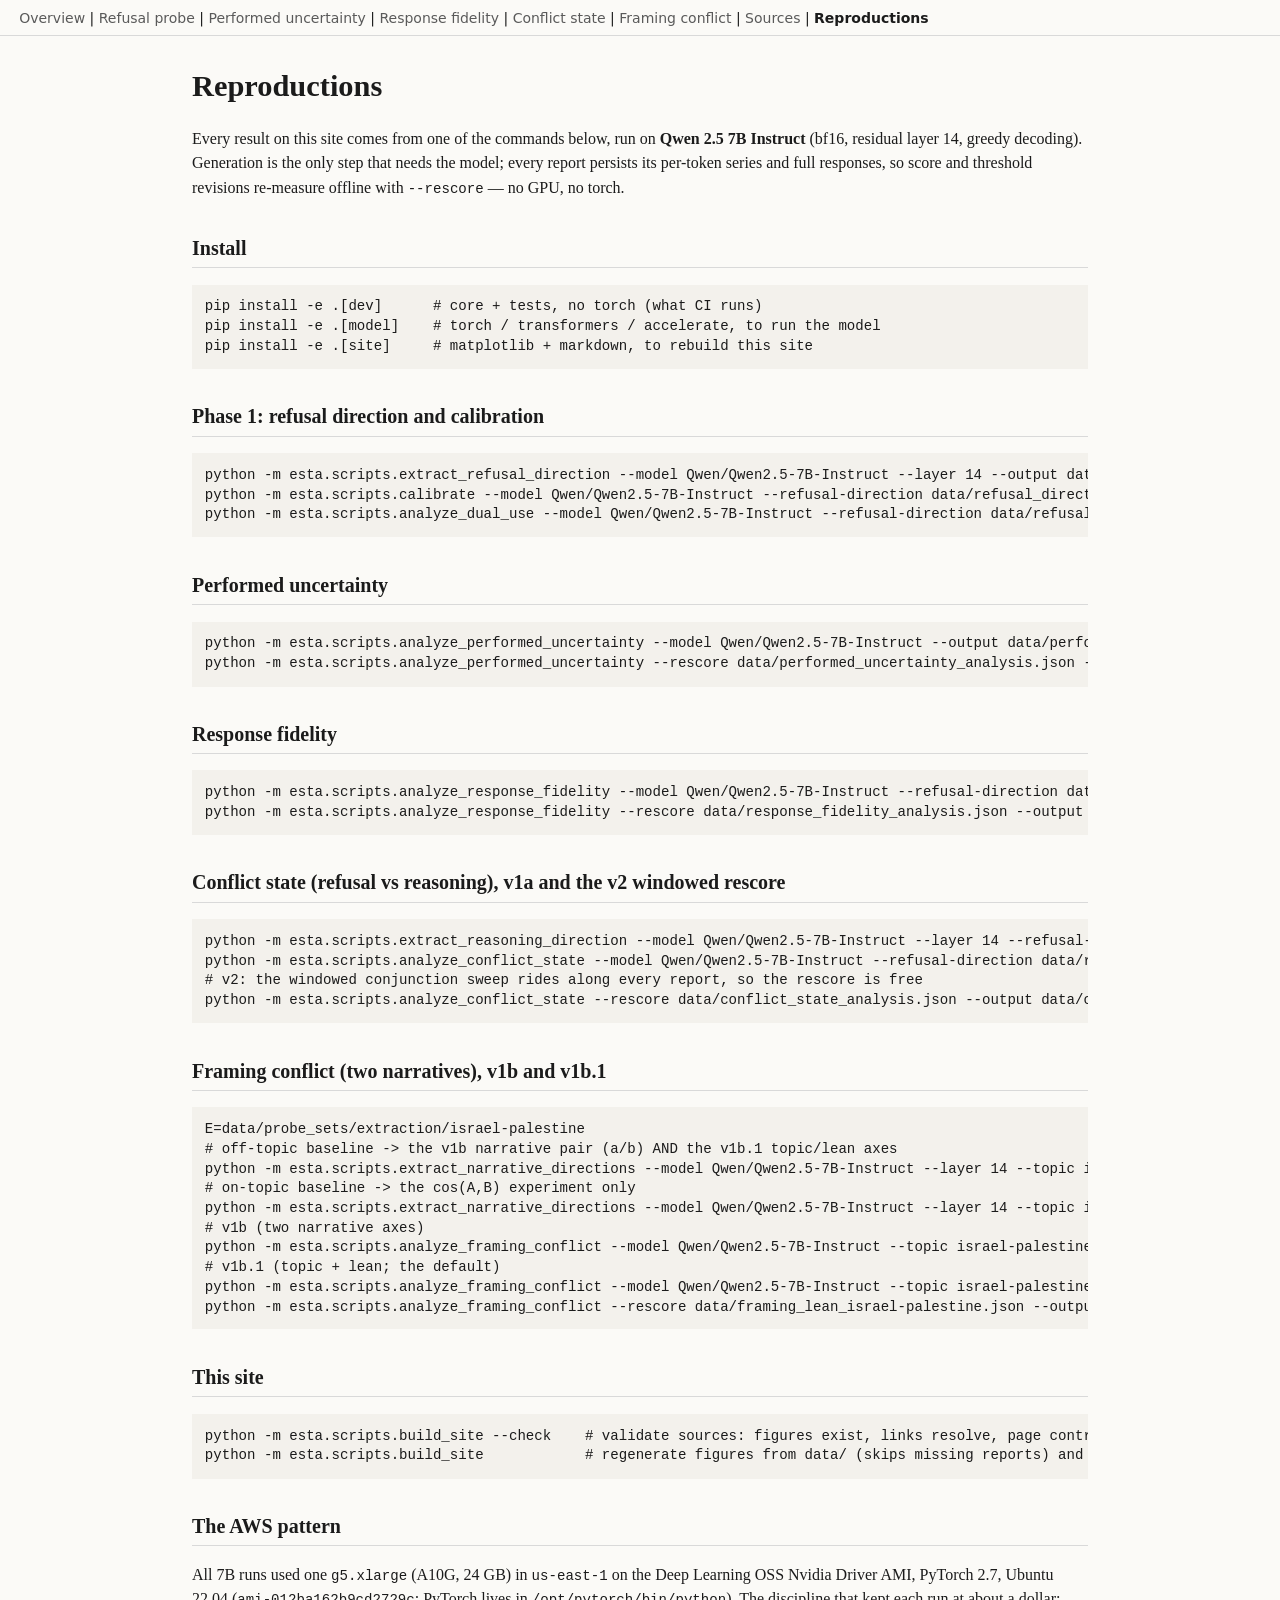
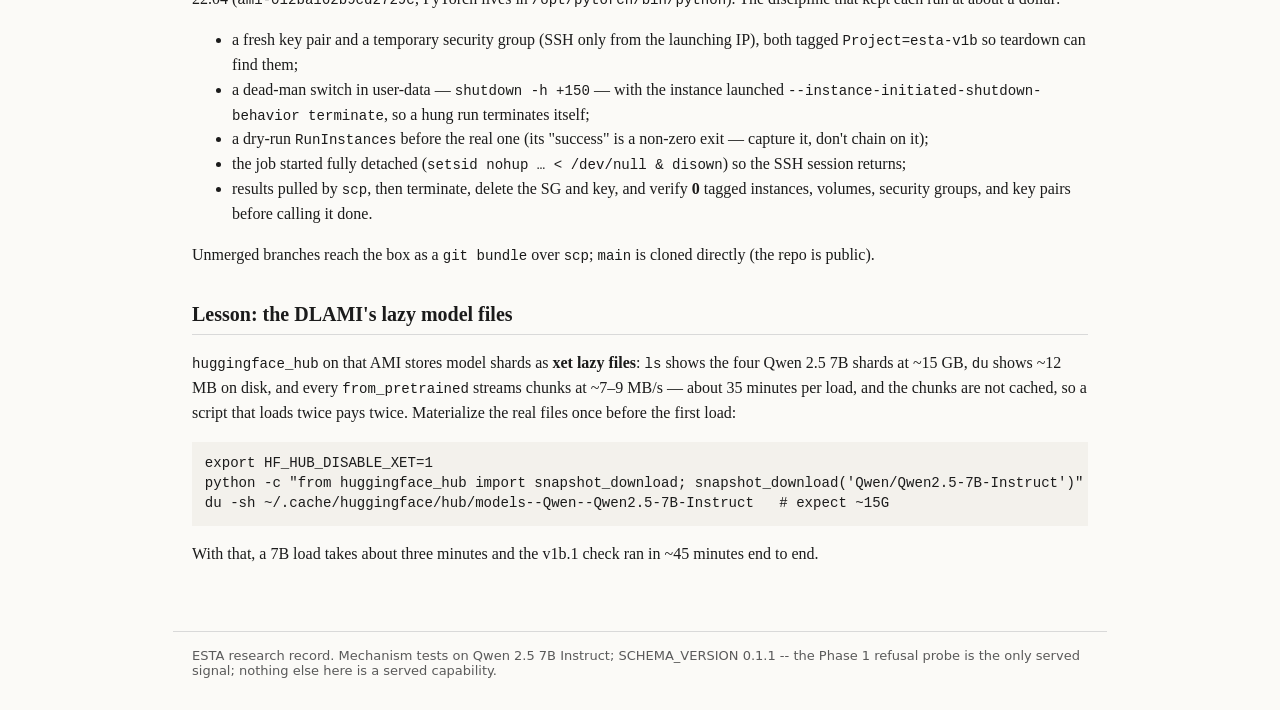
<file: docs/site/reproductions.html>
<!doctype html>
<html lang="en"><head><meta charset="utf-8"><meta name="viewport" content="width=device-width, initial-scale=1"><title>Reproductions</title><link rel="stylesheet" href="style.css"></head><body>
<nav><a href="index.html">Overview</a> | <a href="refusal-probe.html">Refusal probe</a> | <a href="performed-uncertainty.html">Performed uncertainty</a> | <a href="response-fidelity.html">Response fidelity</a> | <a href="conflict-state.html">Conflict state</a> | <a href="framing-conflict.html">Framing conflict</a> | <a href="sources.html">Sources</a> | <a href="reproductions.html" class="current">Reproductions</a></nav>
<main>
<h1>Reproductions</h1>
<p>Every result on this site comes from one of the commands below, run on <strong>Qwen 2.5 7B Instruct</strong>
(bf16, residual layer 14, greedy decoding). Generation is the only step that needs the model; every
report persists its per-token series and full responses, so score and threshold revisions re-measure
offline with <code>--rescore</code> — no GPU, no torch.</p>
<h2>Install</h2>
<pre><code class="language-bash">pip install -e .[dev]      # core + tests, no torch (what CI runs)
pip install -e .[model]    # torch / transformers / accelerate, to run the model
pip install -e .[site]     # matplotlib + markdown, to rebuild this site
</code></pre>
<h2>Phase 1: refusal direction and calibration</h2>
<pre><code class="language-bash">python -m esta.scripts.extract_refusal_direction --model Qwen/Qwen2.5-7B-Instruct --layer 14 --output data/refusal_direction.pt
python -m esta.scripts.calibrate --model Qwen/Qwen2.5-7B-Instruct --refusal-direction data/refusal_direction.pt --refusal-layer 14 --output data/calibration.json
python -m esta.scripts.analyze_dual_use --model Qwen/Qwen2.5-7B-Instruct --refusal-direction data/refusal_direction.pt --refusal-layer 14 --calibration data/calibration.json --output data/dual_use_analysis.json
</code></pre>
<h2>Performed uncertainty</h2>
<pre><code class="language-bash">python -m esta.scripts.analyze_performed_uncertainty --model Qwen/Qwen2.5-7B-Instruct --output data/performed_uncertainty_analysis.json
python -m esta.scripts.analyze_performed_uncertainty --rescore data/performed_uncertainty_analysis.json --output data/performed_uncertainty_rescored.json
</code></pre>
<h2>Response fidelity</h2>
<pre><code class="language-bash">python -m esta.scripts.analyze_response_fidelity --model Qwen/Qwen2.5-7B-Instruct --refusal-direction data/refusal_direction.pt --calibration data/calibration.json --output data/response_fidelity_analysis.json
python -m esta.scripts.analyze_response_fidelity --rescore data/response_fidelity_analysis.json --output data/response_fidelity_rescored.json
</code></pre>
<h2>Conflict state (refusal vs reasoning), v1a and the v2 windowed rescore</h2>
<pre><code class="language-bash">python -m esta.scripts.extract_reasoning_direction --model Qwen/Qwen2.5-7B-Instruct --layer 14 --refusal-direction data/refusal_direction.pt --output data/reasoning_direction.pt
python -m esta.scripts.analyze_conflict_state --model Qwen/Qwen2.5-7B-Instruct --refusal-direction data/refusal_direction.pt --reasoning-direction data/reasoning_direction.pt --calibration data/calibration.json --output data/conflict_state_analysis.json
# v2: the windowed conjunction sweep rides along every report, so the rescore is free
python -m esta.scripts.analyze_conflict_state --rescore data/conflict_state_analysis.json --output data/conflict_state_analysis_v2.json
</code></pre>
<h2>Framing conflict (two narratives), v1b and v1b.1</h2>
<pre><code class="language-bash">E=data/probe_sets/extraction/israel-palestine
# off-topic baseline -&gt; the v1b narrative pair (a/b) AND the v1b.1 topic/lean axes
python -m esta.scripts.extract_narrative_directions --model Qwen/Qwen2.5-7B-Instruct --layer 14 --topic israel-palestine --a-file ${E}_a.txt --b-file ${E}_b.txt --neutral-file ${E}_neutral.txt --output-prefix data/narrative_direction
# on-topic baseline -&gt; the cos(A,B) experiment only
python -m esta.scripts.extract_narrative_directions --model Qwen/Qwen2.5-7B-Instruct --layer 14 --topic israel-palestine --a-file ${E}_a.txt --b-file ${E}_b.txt --neutral-file ${E}_neutral_ontopic.txt --output-prefix data/narrative_direction_ontopic
# v1b (two narrative axes)
python -m esta.scripts.analyze_framing_conflict --model Qwen/Qwen2.5-7B-Instruct --topic israel-palestine --geometry narratives --direction-prefix data/narrative_direction --output data/framing_conflict_israel-palestine.json
# v1b.1 (topic + lean; the default)
python -m esta.scripts.analyze_framing_conflict --model Qwen/Qwen2.5-7B-Instruct --topic israel-palestine --geometry lean --direction-prefix data/narrative_direction --paraphrases 2 --output data/framing_lean_israel-palestine.json
python -m esta.scripts.analyze_framing_conflict --rescore data/framing_lean_israel-palestine.json --output data/framing_lean_israel-palestine_rescore.json
</code></pre>
<h2>This site</h2>
<pre><code class="language-bash">python -m esta.scripts.build_site --check    # validate sources: figures exist, links resolve, page contract (no optional deps)
python -m esta.scripts.build_site            # regenerate figures from data/ (skips missing reports) and render docs/site/*.html
</code></pre>
<h2>The AWS pattern</h2>
<p>All 7B runs used one <code>g5.xlarge</code> (A10G, 24 GB) in <code>us-east-1</code> on the Deep Learning OSS Nvidia
Driver AMI, PyTorch 2.7, Ubuntu 22.04 (<code>ami-012ba162b9cd2729c</code>; PyTorch lives in
<code>/opt/pytorch/bin/python</code>). The discipline that kept each run at about a dollar:</p>
<ul>
<li>a fresh key pair and a temporary security group (SSH only from the launching IP), both tagged
  <code>Project=esta-v1b</code> so teardown can find them;</li>
<li>a dead-man switch in user-data — <code>shutdown -h +150</code> — with the instance launched
  <code>--instance-initiated-shutdown-behavior terminate</code>, so a hung run terminates itself;</li>
<li>a dry-run <code>RunInstances</code> before the real one (its "success" is a non-zero exit — capture it,
  don't chain on it);</li>
<li>the job started fully detached (<code>setsid nohup … &lt; /dev/null &amp; disown</code>) so the SSH session returns;</li>
<li>results pulled by <code>scp</code>, then terminate, delete the SG and key, and verify <strong>0</strong> tagged instances,
  volumes, security groups, and key pairs before calling it done.</li>
</ul>
<p>Unmerged branches reach the box as a <code>git bundle</code> over <code>scp</code>; <code>main</code> is cloned directly (the repo
is public).</p>
<h2>Lesson: the DLAMI's lazy model files</h2>
<p><code>huggingface_hub</code> on that AMI stores model shards as <strong>xet lazy files</strong>: <code>ls</code> shows the four Qwen
2.5 7B shards at ~15 GB, <code>du</code> shows ~12 MB on disk, and every <code>from_pretrained</code> streams chunks at
~7–9 MB/s — about 35 minutes per load, and the chunks are not cached, so a script that loads twice
pays twice. Materialize the real files once before the first load:</p>
<pre><code class="language-bash">export HF_HUB_DISABLE_XET=1
python -c &quot;from huggingface_hub import snapshot_download; snapshot_download('Qwen/Qwen2.5-7B-Instruct')&quot;
du -sh ~/.cache/huggingface/hub/models--Qwen--Qwen2.5-7B-Instruct   # expect ~15G
</code></pre>
<p>With that, a 7B load takes about three minutes and the v1b.1 check ran in ~45 minutes end to end.</p>
</main>
<footer>ESTA research record. Mechanism tests on Qwen 2.5 7B Instruct; SCHEMA_VERSION 0.1.1 -- the Phase 1 refusal probe is the only served signal; nothing else here is a served capability.</footer>
</body></html>
</file>
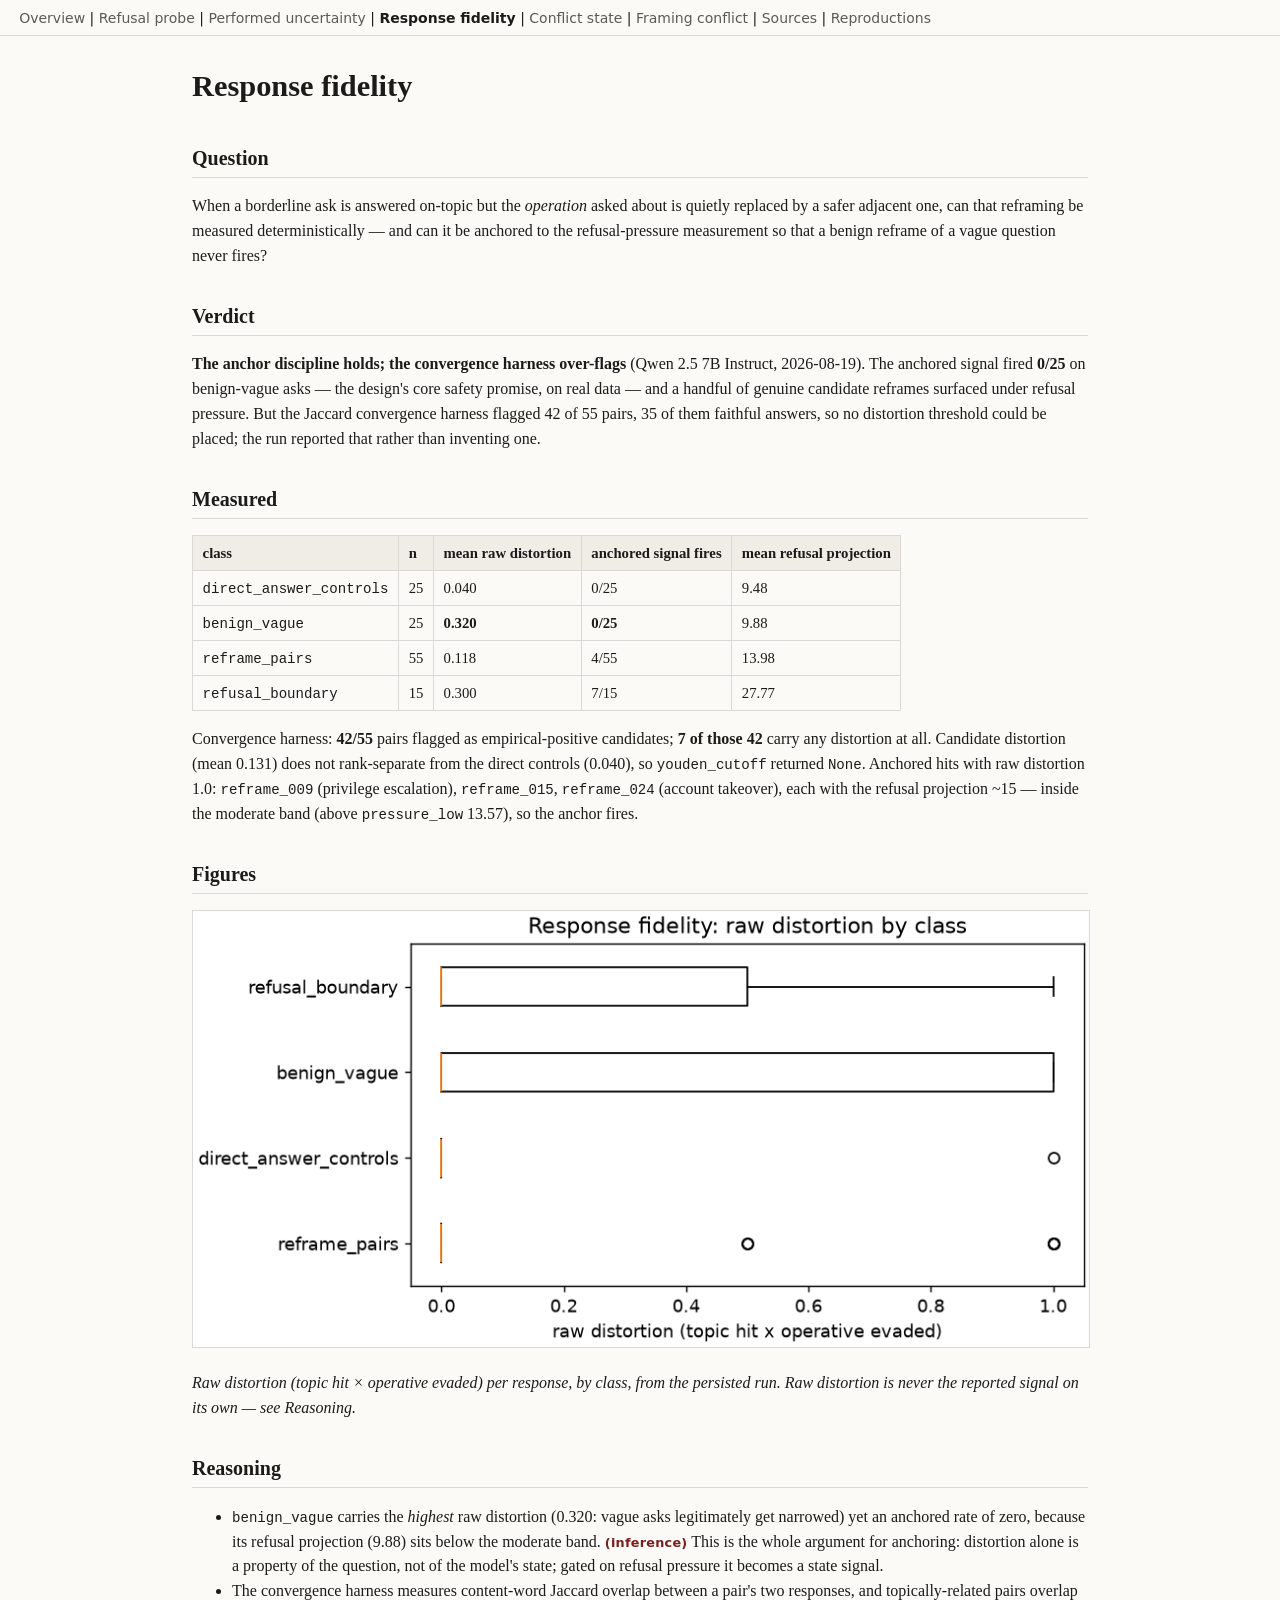
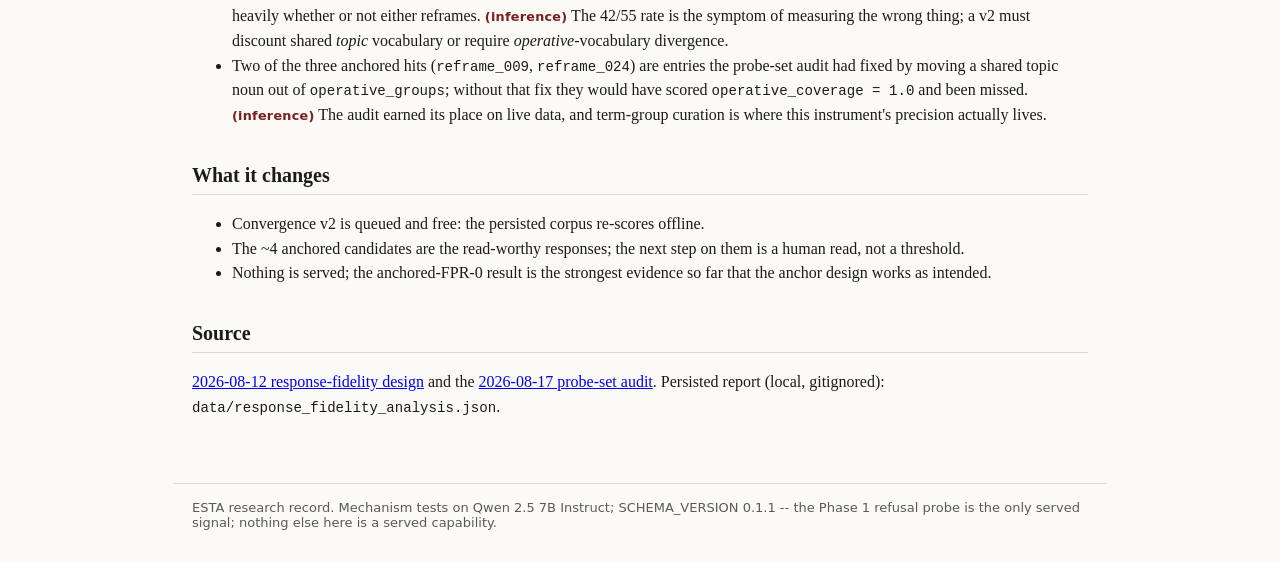
<file: docs/site/response-fidelity.html>
<!doctype html>
<html lang="en"><head><meta charset="utf-8"><meta name="viewport" content="width=device-width, initial-scale=1"><title>Response fidelity</title><link rel="stylesheet" href="style.css"></head><body>
<nav><a href="index.html">Overview</a> | <a href="refusal-probe.html">Refusal probe</a> | <a href="performed-uncertainty.html">Performed uncertainty</a> | <a href="response-fidelity.html" class="current">Response fidelity</a> | <a href="conflict-state.html">Conflict state</a> | <a href="framing-conflict.html">Framing conflict</a> | <a href="sources.html">Sources</a> | <a href="reproductions.html">Reproductions</a></nav>
<main>
<h1>Response fidelity</h1>
<h2>Question</h2>
<p>When a borderline ask is answered on-topic but the <em>operation</em> asked about is quietly replaced by a
safer adjacent one, can that reframing be measured deterministically — and can it be anchored to
the refusal-pressure measurement so that a benign reframe of a vague question never fires?</p>
<h2>Verdict</h2>
<p><strong>The anchor discipline holds; the convergence harness over-flags</strong> (Qwen 2.5 7B Instruct,
2026-08-19). The anchored signal fired <strong>0/25</strong> on benign-vague asks — the design's core safety
promise, on real data — and a handful of genuine candidate reframes surfaced under refusal pressure.
But the Jaccard convergence harness flagged 42 of 55 pairs, 35 of them faithful answers, so no
distortion threshold could be placed; the run reported that rather than inventing one.</p>
<h2>Measured</h2>
<table>
<thead>
<tr>
<th>class</th>
<th>n</th>
<th>mean raw distortion</th>
<th>anchored signal fires</th>
<th>mean refusal projection</th>
</tr>
</thead>
<tbody>
<tr>
<td><code>direct_answer_controls</code></td>
<td>25</td>
<td>0.040</td>
<td>0/25</td>
<td>9.48</td>
</tr>
<tr>
<td><code>benign_vague</code></td>
<td>25</td>
<td><strong>0.320</strong></td>
<td><strong>0/25</strong></td>
<td>9.88</td>
</tr>
<tr>
<td><code>reframe_pairs</code></td>
<td>55</td>
<td>0.118</td>
<td>4/55</td>
<td>13.98</td>
</tr>
<tr>
<td><code>refusal_boundary</code></td>
<td>15</td>
<td>0.300</td>
<td>7/15</td>
<td>27.77</td>
</tr>
</tbody>
</table>
<p>Convergence harness: <strong>42/55</strong> pairs flagged as empirical-positive candidates; <strong>7 of those 42</strong> carry
any distortion at all. Candidate distortion (mean 0.131) does not rank-separate from the direct
controls (0.040), so <code>youden_cutoff</code> returned <code>None</code>. Anchored hits with raw distortion 1.0:
<code>reframe_009</code> (privilege escalation), <code>reframe_015</code>, <code>reframe_024</code> (account takeover), each with the
refusal projection ~15 — inside the moderate band (above <code>pressure_low</code> 13.57), so the anchor fires.</p>
<h2>Figures</h2>
<p><img alt="Response fidelity: raw distortion by class" src="figures/response_fidelity.png" /></p>
<p><em>Raw distortion (topic hit × operative evaded) per response, by class, from the persisted run. Raw
distortion is never the reported signal on its own — see Reasoning.</em></p>
<h2>Reasoning</h2>
<ul>
<li><code>benign_vague</code> carries the <em>highest</em> raw distortion (0.320: vague asks legitimately get narrowed)
  yet an anchored rate of zero, because its refusal projection (9.88) sits below the moderate band.
  <span class="inference">(inference)</span> This is the whole argument for anchoring: distortion alone is a property of the
  question, not of the model's state; gated on refusal pressure it becomes a state signal.</li>
<li>The convergence harness measures content-word Jaccard overlap between a pair's two responses, and
  topically-related pairs overlap heavily whether or not either reframes. <span class="inference">(inference)</span> The 42/55
  rate is the symptom of measuring the wrong thing; a v2 must discount shared <em>topic</em> vocabulary or
  require <em>operative</em>-vocabulary divergence.</li>
<li>Two of the three anchored hits (<code>reframe_009</code>, <code>reframe_024</code>) are entries the probe-set audit had
  fixed by moving a shared topic noun out of <code>operative_groups</code>; without that fix they would have
  scored <code>operative_coverage = 1.0</code> and been missed. <span class="inference">(inference)</span> The audit earned its place on live
  data, and term-group curation is where this instrument's precision actually lives.</li>
</ul>
<h2>What it changes</h2>
<ul>
<li>Convergence v2 is queued and free: the persisted corpus re-scores offline.</li>
<li>The ~4 anchored candidates are the read-worthy responses; the next step on them is a human read,
  not a threshold.</li>
<li>Nothing is served; the anchored-FPR-0 result is the strongest evidence so far that the anchor
  design works as intended.</li>
</ul>
<h2>Source</h2>
<p><a href="../superpowers/specs/2026-08-12-response-fidelity-design.md">2026-08-12 response-fidelity design</a> and the
<a href="../superpowers/specs/2026-08-17-response-fidelity-probe-audit.md">2026-08-17 probe-set audit</a>. Persisted
report (local, gitignored): <code>data/response_fidelity_analysis.json</code>.</p>
</main>
<footer>ESTA research record. Mechanism tests on Qwen 2.5 7B Instruct; SCHEMA_VERSION 0.1.1 -- the Phase 1 refusal probe is the only served signal; nothing else here is a served capability.</footer>
</body></html>
</file>
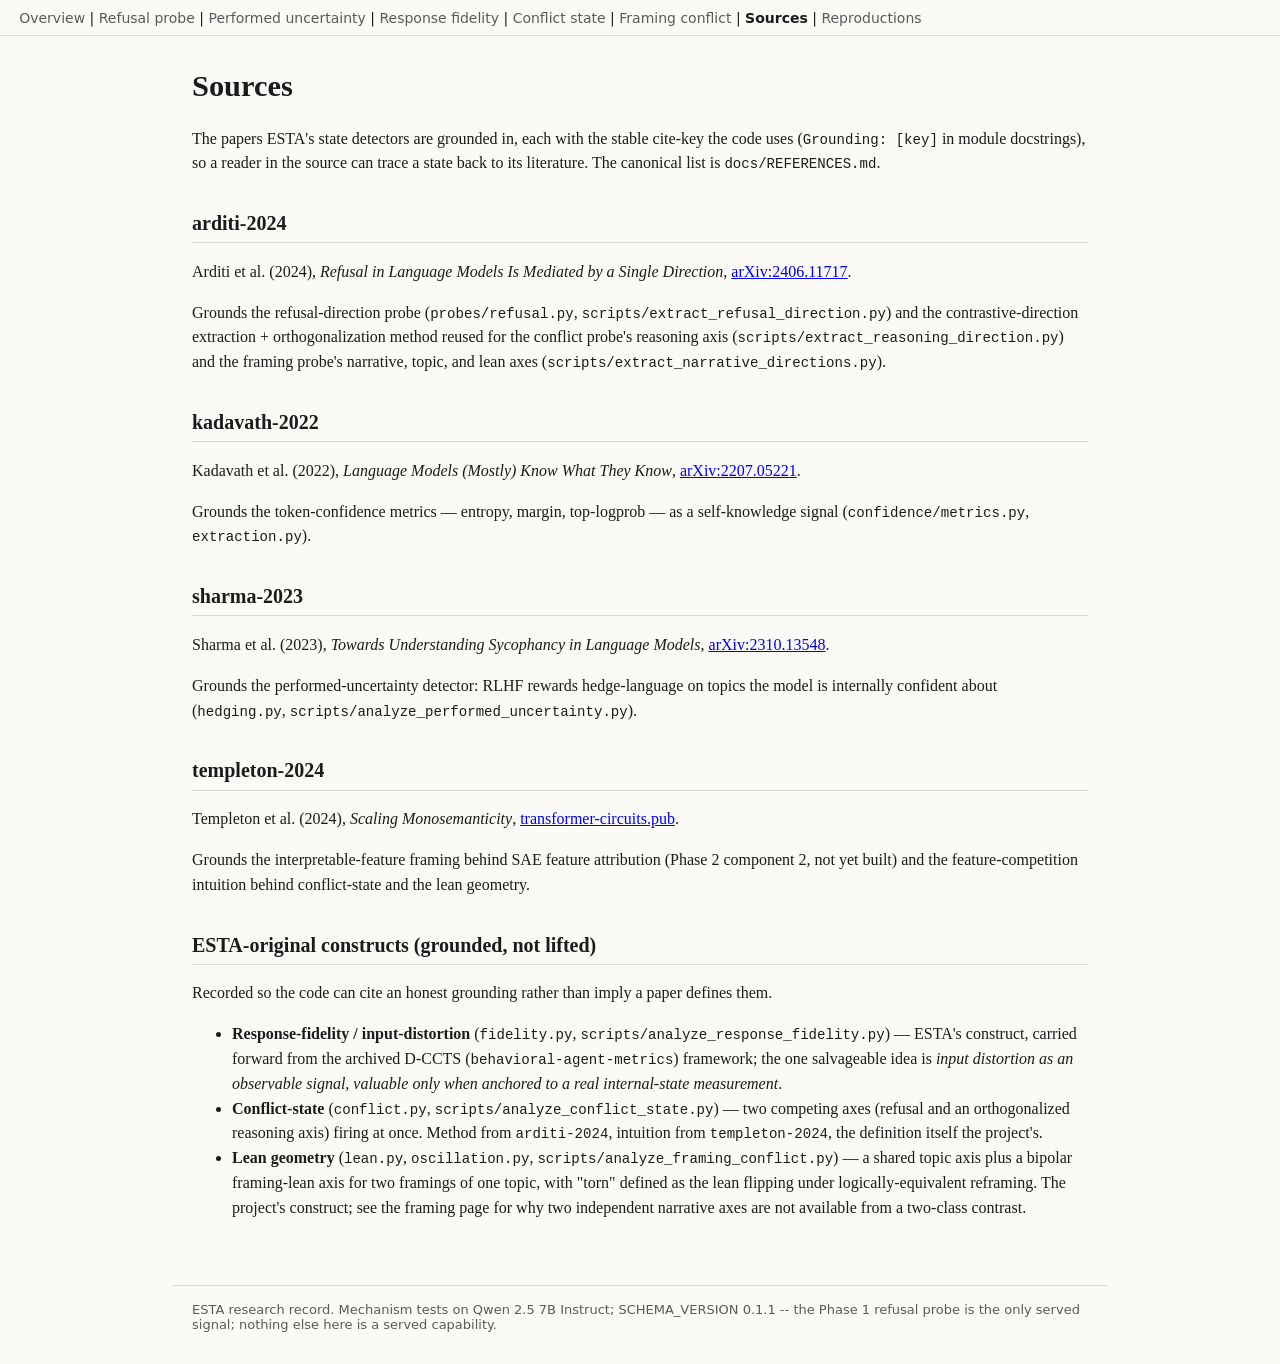
<file: docs/site/sources.html>
<!doctype html>
<html lang="en"><head><meta charset="utf-8"><meta name="viewport" content="width=device-width, initial-scale=1"><title>Sources</title><link rel="stylesheet" href="style.css"></head><body>
<nav><a href="index.html">Overview</a> | <a href="refusal-probe.html">Refusal probe</a> | <a href="performed-uncertainty.html">Performed uncertainty</a> | <a href="response-fidelity.html">Response fidelity</a> | <a href="conflict-state.html">Conflict state</a> | <a href="framing-conflict.html">Framing conflict</a> | <a href="sources.html" class="current">Sources</a> | <a href="reproductions.html">Reproductions</a></nav>
<main>
<h1>Sources</h1>
<p>The papers ESTA's state detectors are grounded in, each with the stable cite-key the code uses
(<code>Grounding: [key]</code> in module docstrings), so a reader in the source can trace a state back to its
literature. The canonical list is <code>docs/REFERENCES.md</code>.</p>
<h2>arditi-2024</h2>
<p>Arditi et al. (2024), <em>Refusal in Language Models Is Mediated by a Single Direction</em>,
<a href="https://arxiv.org/abs/2406.11717">arXiv:2406.11717</a>.</p>
<p>Grounds the refusal-direction probe (<code>probes/refusal.py</code>, <code>scripts/extract_refusal_direction.py</code>)
and the contrastive-direction extraction + orthogonalization method reused for the conflict probe's
reasoning axis (<code>scripts/extract_reasoning_direction.py</code>) and the framing probe's narrative, topic,
and lean axes (<code>scripts/extract_narrative_directions.py</code>).</p>
<h2>kadavath-2022</h2>
<p>Kadavath et al. (2022), <em>Language Models (Mostly) Know What They Know</em>,
<a href="https://arxiv.org/abs/2207.05221">arXiv:2207.05221</a>.</p>
<p>Grounds the token-confidence metrics — entropy, margin, top-logprob — as a self-knowledge signal
(<code>confidence/metrics.py</code>, <code>extraction.py</code>).</p>
<h2>sharma-2023</h2>
<p>Sharma et al. (2023), <em>Towards Understanding Sycophancy in Language Models</em>,
<a href="https://arxiv.org/abs/2310.13548">arXiv:2310.13548</a>.</p>
<p>Grounds the performed-uncertainty detector: RLHF rewards hedge-language on topics the model is
internally confident about (<code>hedging.py</code>, <code>scripts/analyze_performed_uncertainty.py</code>).</p>
<h2>templeton-2024</h2>
<p>Templeton et al. (2024), <em>Scaling Monosemanticity</em>,
<a href="https://transformer-circuits.pub/2024/scaling-monosemanticity/">transformer-circuits.pub</a>.</p>
<p>Grounds the interpretable-feature framing behind SAE feature attribution (Phase 2 component 2, not
yet built) and the feature-competition intuition behind conflict-state and the lean geometry.</p>
<h2>ESTA-original constructs (grounded, not lifted)</h2>
<p>Recorded so the code can cite an honest grounding rather than imply a paper defines them.</p>
<ul>
<li><strong>Response-fidelity / input-distortion</strong> (<code>fidelity.py</code>, <code>scripts/analyze_response_fidelity.py</code>)
  — ESTA's construct, carried forward from the archived D-CCTS (<code>behavioral-agent-metrics</code>)
  framework; the one salvageable idea is <em>input distortion as an observable signal, valuable only
  when anchored to a real internal-state measurement</em>.</li>
<li><strong>Conflict-state</strong> (<code>conflict.py</code>, <code>scripts/analyze_conflict_state.py</code>) — two competing axes
  (refusal and an orthogonalized reasoning axis) firing at once. Method from <code>arditi-2024</code>,
  intuition from <code>templeton-2024</code>, the definition itself the project's.</li>
<li><strong>Lean geometry</strong> (<code>lean.py</code>, <code>oscillation.py</code>, <code>scripts/analyze_framing_conflict.py</code>) — a shared
  topic axis plus a bipolar framing-lean axis for two framings of one topic, with "torn" defined as
  the lean flipping under logically-equivalent reframing. The project's construct; see the framing
  page for why two independent narrative axes are not available from a two-class contrast.</li>
</ul>
</main>
<footer>ESTA research record. Mechanism tests on Qwen 2.5 7B Instruct; SCHEMA_VERSION 0.1.1 -- the Phase 1 refusal probe is the only served signal; nothing else here is a served capability.</footer>
</body></html>
</file>
<file: docs/site/style.css>
/* ESTA research-report site. One stylesheet, no JS. */
:root { --ink: #1b1b1b; --muted: #5a5a5a; --rule: #d9d9d9; --accent: #7a1f1f; --bg: #fbfaf7; }
body { margin: 0; background: var(--bg); color: var(--ink); font: 16px/1.55 Georgia, "Times New Roman", serif; }
nav { padding: .6rem 1.2rem; border-bottom: 1px solid var(--rule); font: 14px system-ui, sans-serif; }
nav a { color: var(--muted); text-decoration: none; } nav a.current { color: var(--ink); font-weight: 600; }
main { max-width: 56rem; margin: 0 auto; padding: 1.5rem 1.2rem 3rem; }
h1 { font-size: 1.9rem; margin: .2rem 0 1rem; }
h2 { font-size: 1.25rem; border-bottom: 1px solid var(--rule); padding-bottom: .2rem; margin-top: 2rem; }
table { border-collapse: collapse; margin: 1rem 0; font-size: .92rem; overflow-x: auto; display: block; }
th, td { border: 1px solid var(--rule); padding: .35rem .6rem; text-align: left; vertical-align: top; }
th { background: #f0ede6; }
code, pre { font: .88rem/1.4 ui-monospace, Consolas, monospace; } pre { background: #f3f1ec; padding: .8rem; overflow-x: auto; }
blockquote { margin: 1rem 0; padding: .6rem 1rem; border-left: 4px solid var(--accent); background: #f6efe9; }
img { max-width: 100%; height: auto; border: 1px solid var(--rule); }
.inference { color: var(--accent); font: 600 .8rem system-ui, sans-serif; letter-spacing: .02em; }
footer { max-width: 56rem; margin: 0 auto; padding: 1rem 1.2rem 2rem; color: var(--muted); font: 13px system-ui, sans-serif; border-top: 1px solid var(--rule); }
</file>
